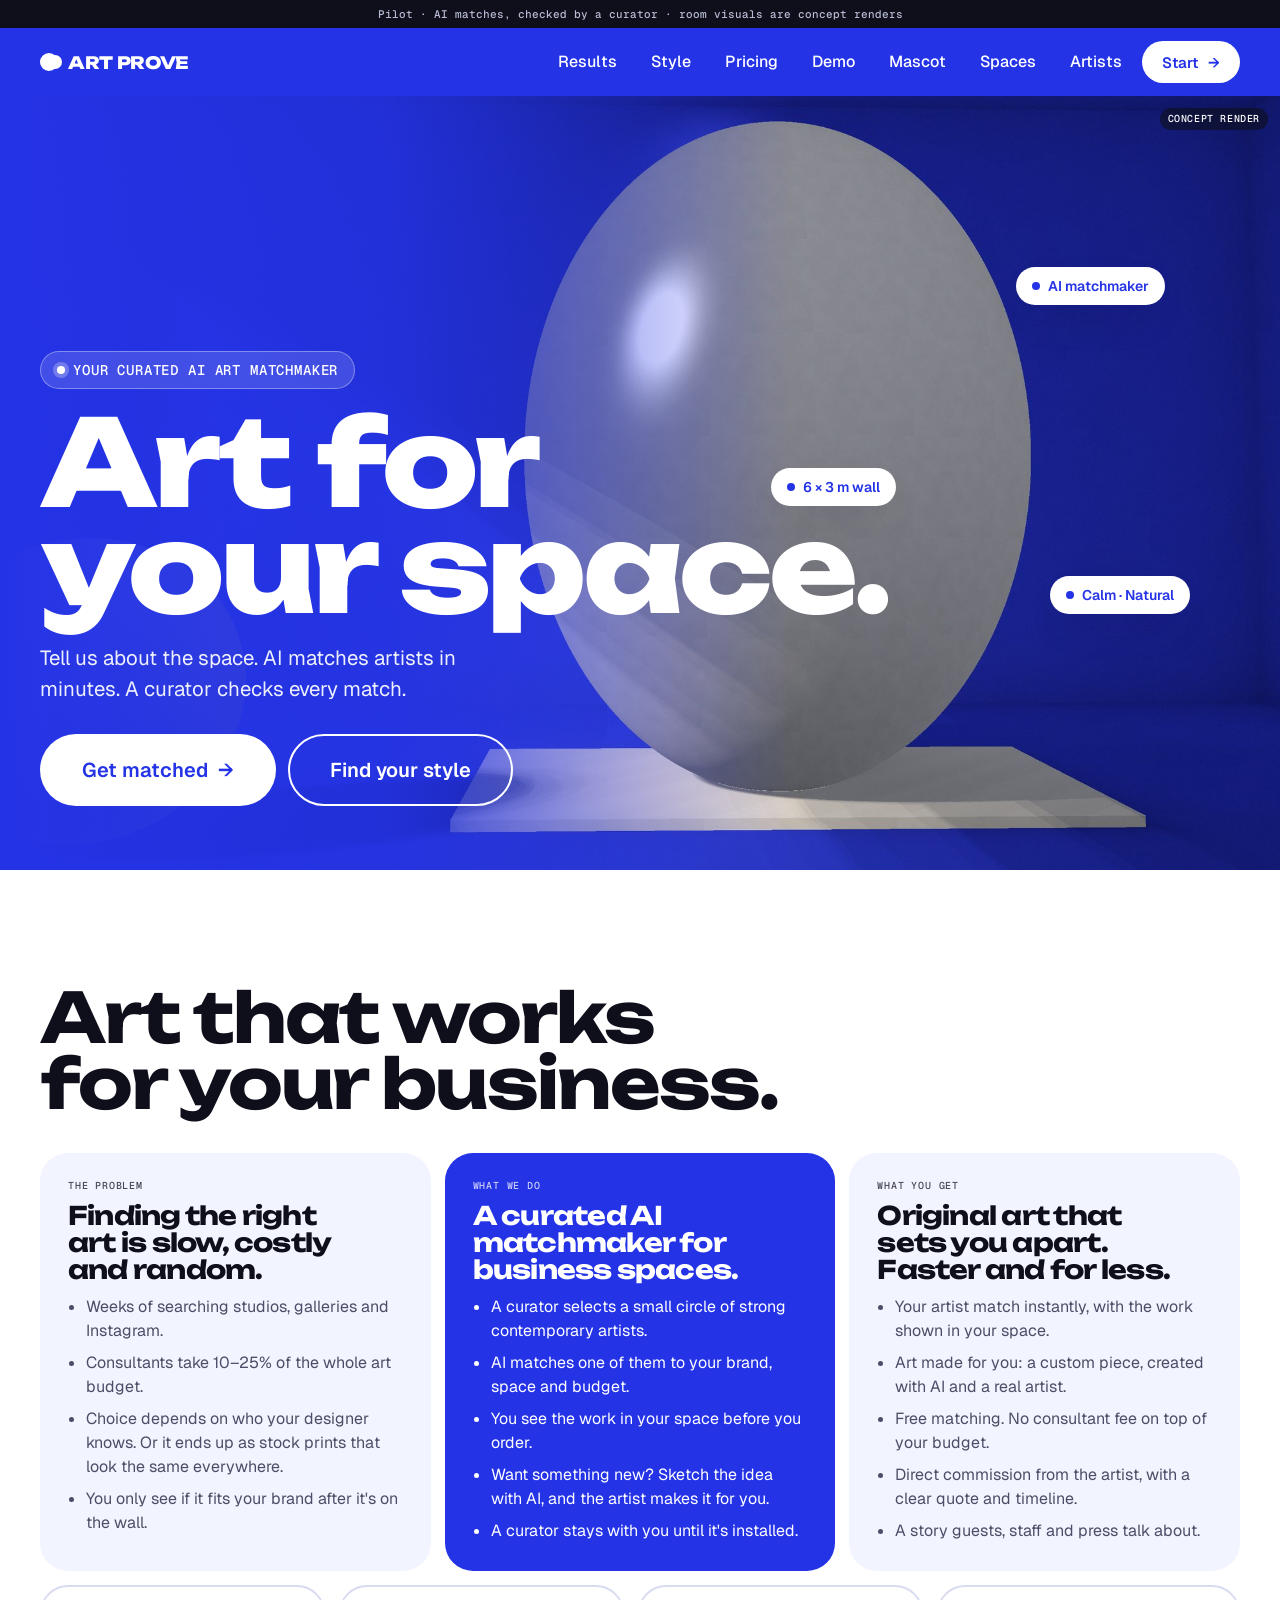
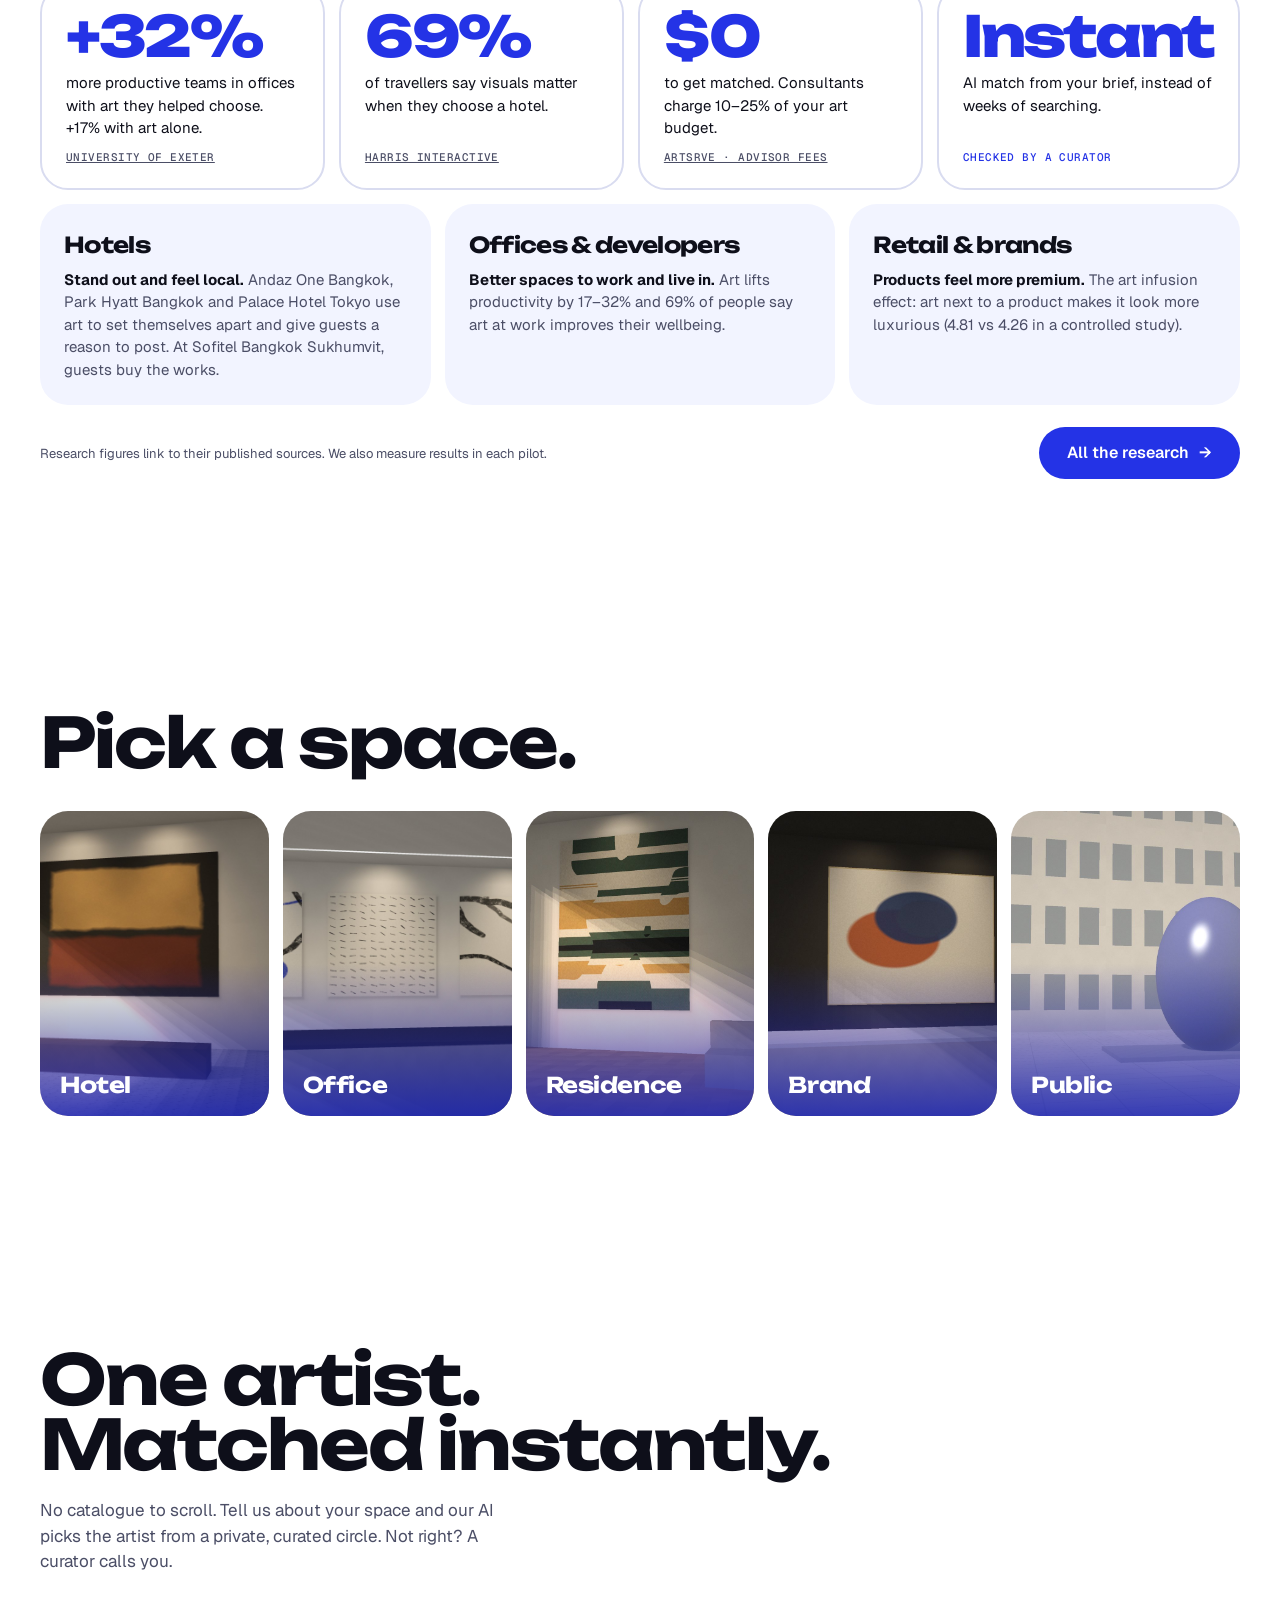
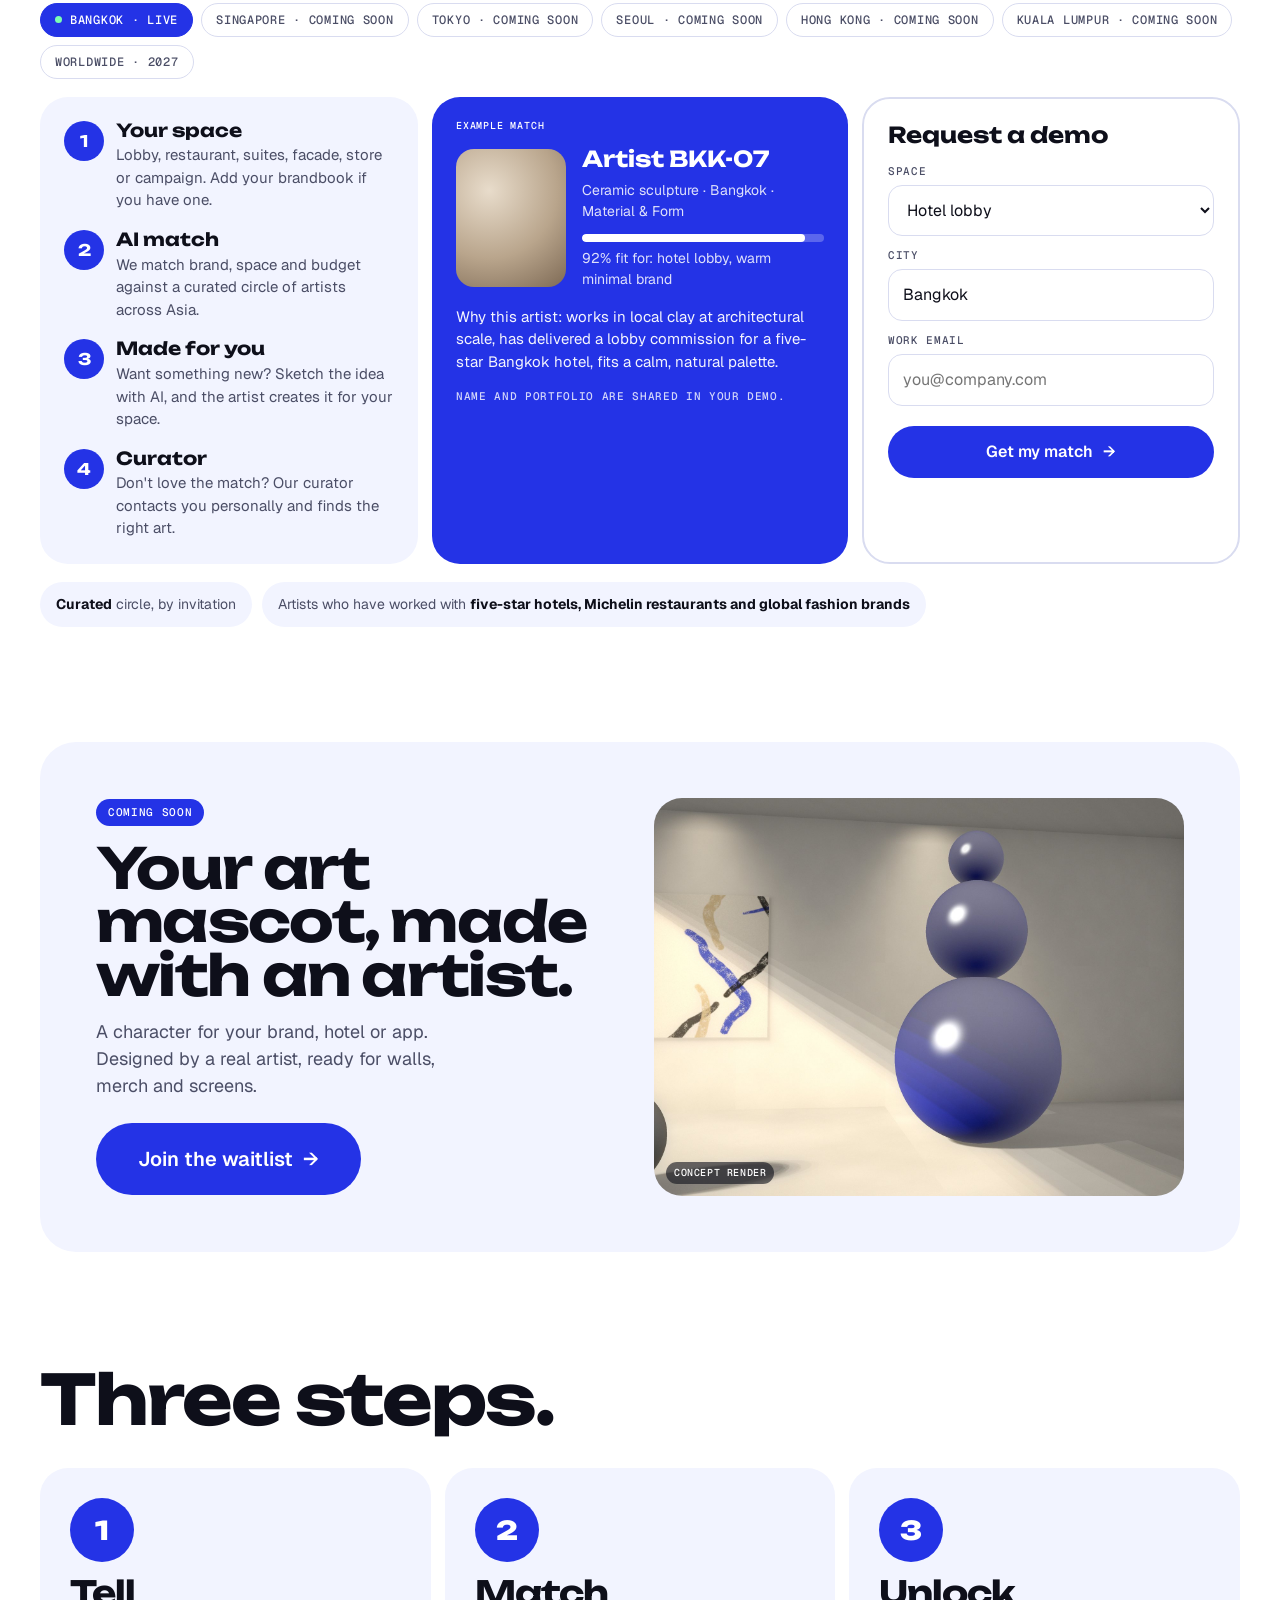
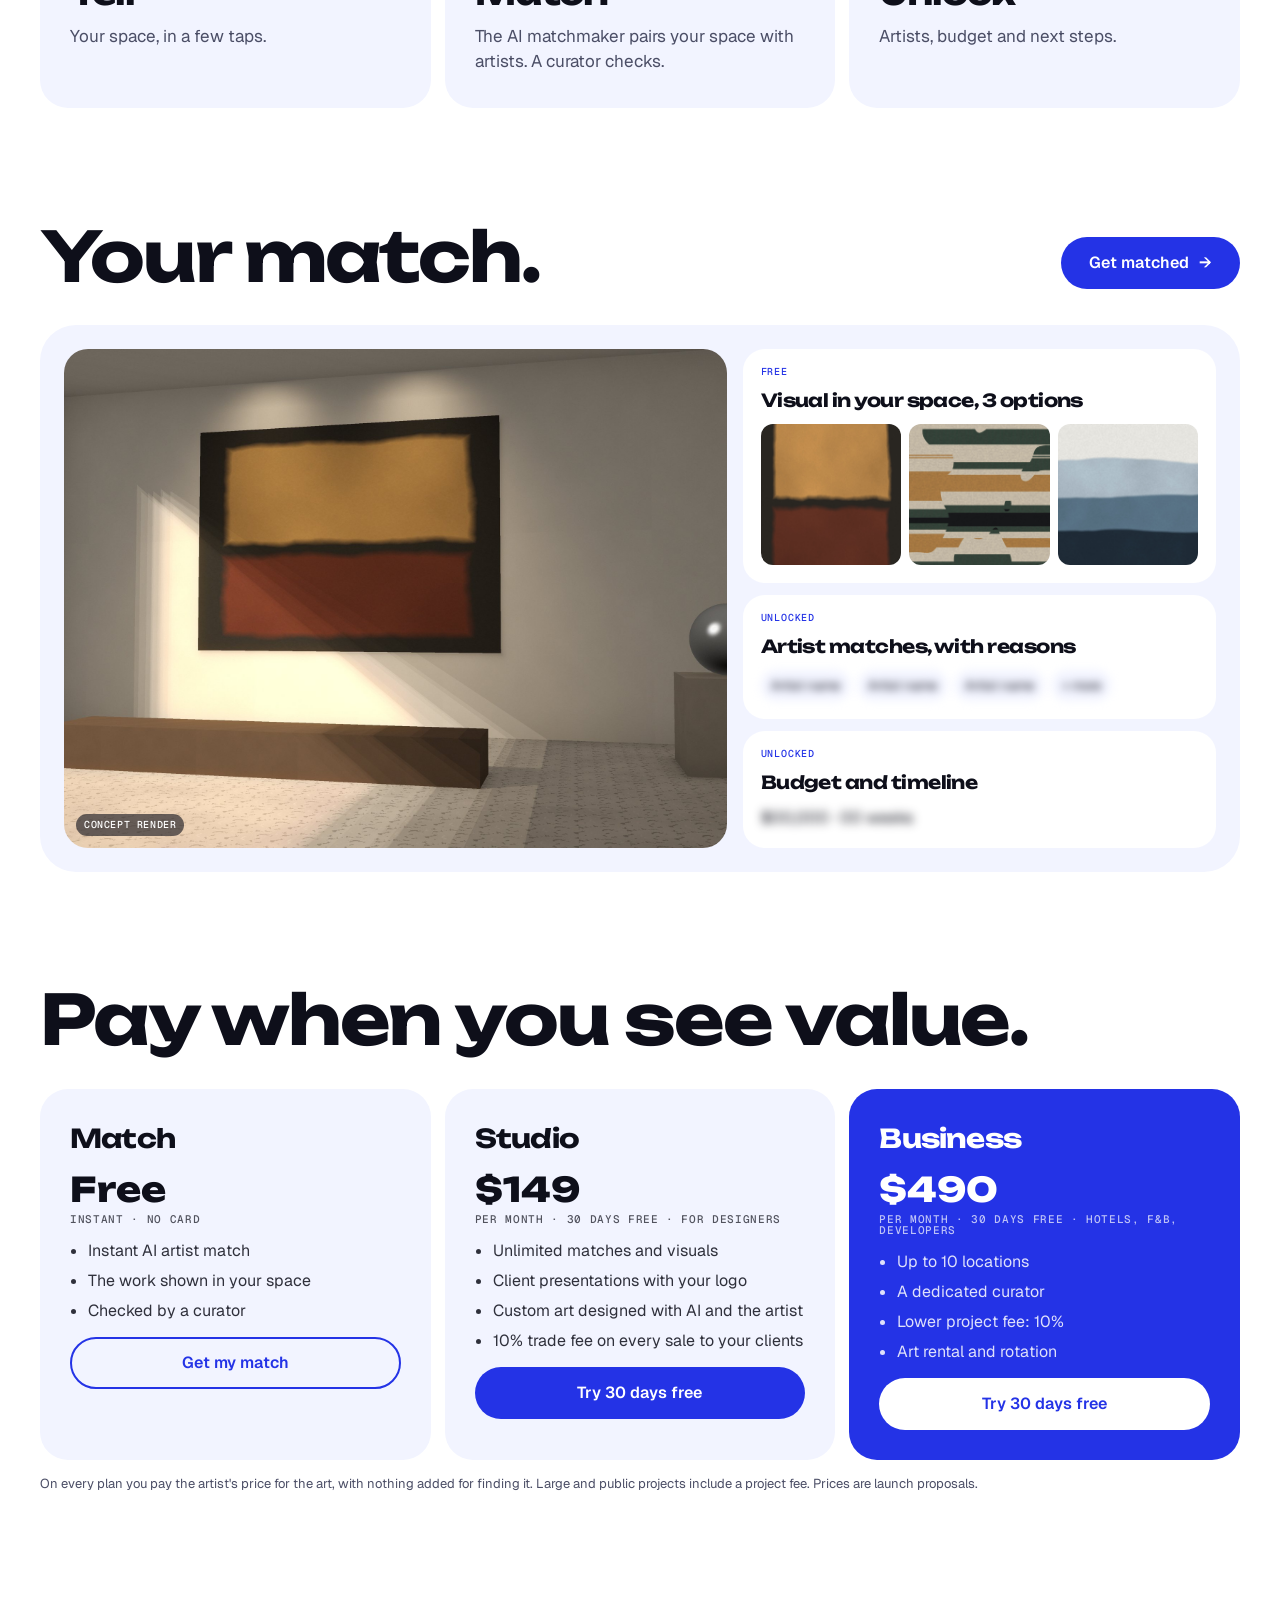
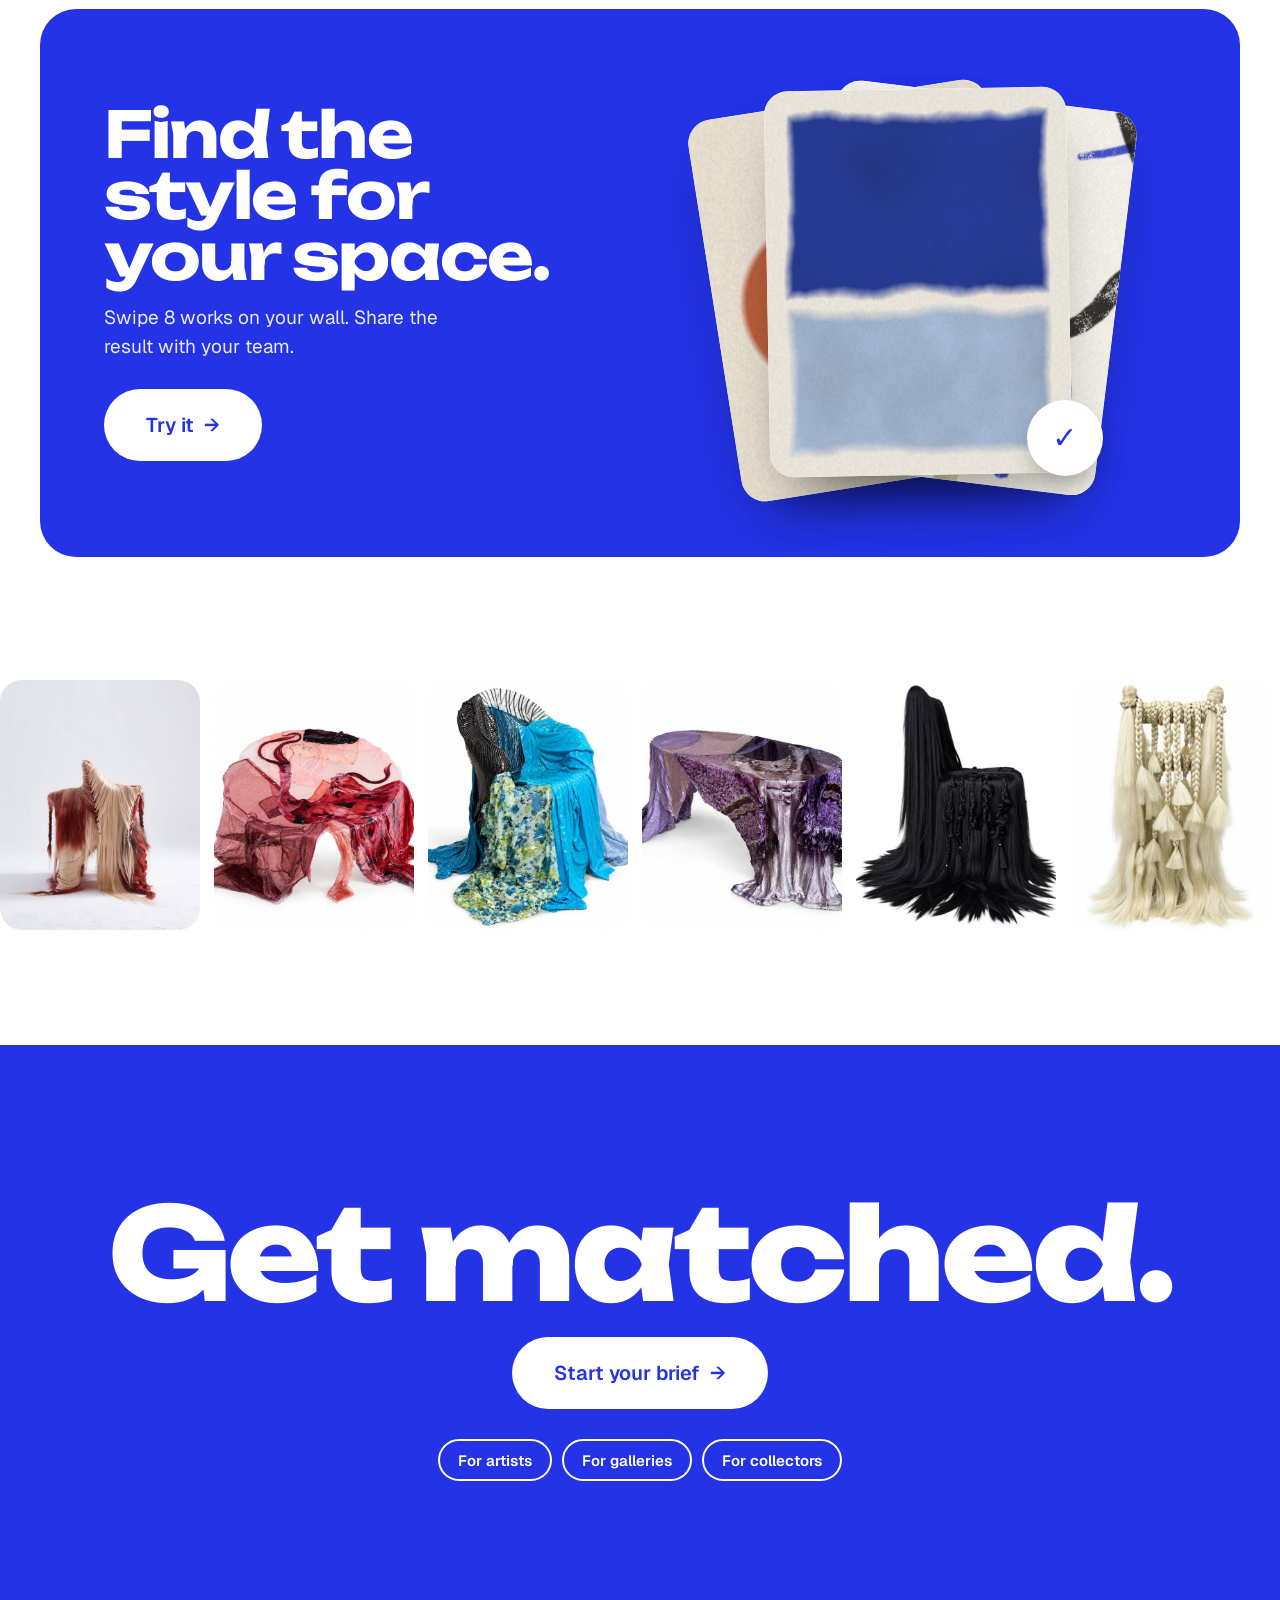
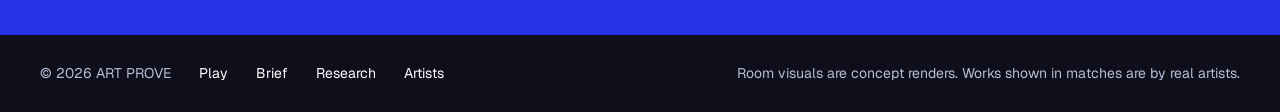
<file: site/index.html>
<!doctype html>
<html lang="en"><head><meta charset="utf-8"><meta name="viewport" content="width=device-width,initial-scale=1,viewport-fit=cover">
<title>ART PROVE · AI Art Matchmaker</title>
<meta name="claude:viewport-fit-sides" content="cover">
<link rel="preconnect" href="https://fonts.googleapis.com"><link rel="preconnect" href="https://fonts.gstatic.com" crossorigin>
<link rel="stylesheet" href="https://fonts.googleapis.com/css2?family=Unbounded:wght@500;700;800&family=Geist:wght@400;500;600&family=Geist+Mono:wght@500&display=swap">
<link rel="stylesheet" href="play.css">
<style>
.hero{position:relative;overflow:hidden;min-height:clamp(600px,86vh,880px);display:grid;align-items:end}
.hero .bg{position:absolute;inset:0;width:100%;height:100%;object-fit:cover;object-position:62% 50%}
.hero .fade{position:absolute;inset:0;background:linear-gradient(90deg,var(--blue) 0%,rgba(36,51,230,.85) 30%,rgba(36,51,230,0) 62%)}
.hero .wrap{position:relative;z-index:2;width:100%;padding-block:56px 64px}
.hero .eyebrow{display:inline-flex;align-items:center;gap:8px;background:rgba(255,255,255,.14);border:1px solid rgba(255,255,255,.35);border-radius:99px;padding:11px 16px;font:500 clamp(12px,1.1vw,15px)/1 var(--mono);letter-spacing:.06em;text-transform:uppercase;margin-bottom:20px}
.hero .eyebrow i{width:8px;height:8px;border-radius:50%;background:#fff;box-shadow:0 0 0 4px rgba(255,255,255,.25)}
.hero h1{font-size:clamp(54px,9.4vw,148px);line-height:.88;font-weight:800;max-width:9ch;animation:pop .8s var(--ease) both}
.hero p.sub{font-size:clamp(18px,1.6vw,22px);margin-top:22px;max-width:30ch;opacity:.92}
.hero .ctas{display:flex;flex-wrap:wrap;gap:12px;margin-top:30px}
.bub{position:absolute;z-index:2;background:var(--white);color:var(--blue);font:600 14px/1 var(--ui);padding:12px 16px;border-radius:99px;box-shadow:0 18px 40px -16px rgba(14,15,26,.45);display:flex;gap:8px;align-items:center;animation:float 5s ease-in-out infinite}
.bub i{width:8px;height:8px;border-radius:50%;background:var(--blue)}
.b1{right:9%;top:22%}.b2{right:30%;top:48%;animation-delay:-1.6s}.b3{right:7%;top:62%;animation-delay:-3.2s}
@media (max-width:799px){
  .hero{min-height:0;align-items:stretch}
  .hero .bg{position:relative;height:380px;inset:auto}
  .hero .fade{background:linear-gradient(180deg,rgba(36,51,230,0) 200px,var(--blue) 380px)}
  .hero .wrap{padding-top:0;margin-top:-40px}
  .hero .ctas .pill{flex:1 1 100%}
  .b2{display:none}.b1{top:90px;right:16px}.b3{top:250px;right:auto;left:16px}
}
.hero .concept{left:auto;right:12px;top:12px;bottom:auto}

.sec{padding-block:clamp(72px,9vw,128px)}
.sec h2{font-size:clamp(36px,5.4vw,80px);line-height:.95}
.sec .hd{display:flex;justify-content:space-between;align-items:end;gap:20px;flex-wrap:wrap;margin-bottom:36px}
.spaces{display:grid;grid-template-columns:repeat(5,1fr);gap:14px}
.sp{position:relative;border-radius:28px;overflow:hidden;aspect-ratio:3/4;text-decoration:none;color:#fff;display:flex;align-items:flex-end;transition:transform .35s var(--ease)}
.sp img{position:absolute;inset:0;width:100%;height:100%;object-fit:cover;transition:transform .8s var(--ease)}
.sp::after{content:"";position:absolute;inset:0;background:linear-gradient(0deg,rgba(26,36,181,.85),rgba(26,36,181,0) 50%)}
.sp:hover{transform:translateY(-6px) rotate(-1deg)}
.sp:hover img{transform:scale(1.06)}
.sp b{position:relative;z-index:2;font:700 clamp(18px,1.7vw,24px)/1.05 var(--display);padding:20px;letter-spacing:-.02em}
.sp .go{position:absolute;right:14px;top:14px;z-index:2;width:44px;height:44px;border-radius:50%;background:#fff;color:var(--blue);display:grid;place-items:center;font-weight:700;transform:scale(.6);opacity:0;transition:.25s var(--ease)}
.sp:hover .go,.sp:focus-visible .go{transform:none;opacity:1}
@media (max-width:899px){.spaces{display:flex;overflow-x:auto;scroll-snap-type:x mandatory;margin-inline:calc(var(--gl) * -1);padding-inline:var(--gl);scrollbar-width:none}.spaces::-webkit-scrollbar{display:none}.sp{flex:0 0 62%;scroll-snap-align:start}}

.steps{display:grid;gap:14px;grid-template-columns:1fr;list-style:none;margin:0;padding:0}
@media (min-width:800px){.steps{grid-template-columns:repeat(3,1fr)}}
.steps li{background:var(--ice);border-radius:28px;padding:30px;display:grid;gap:14px;align-content:start;min-height:240px}
.steps .n{width:64px;height:64px;border-radius:50%;background:var(--blue);color:#fff;display:grid;place-items:center;font:800 26px/1 var(--display)}
.steps h3{font-size:clamp(28px,2.6vw,38px);line-height:1}
.steps p{color:var(--ink-2);font-size:17px}

.game{border-radius:36px;display:grid;gap:40px;padding:clamp(28px,5vw,64px);align-items:center;overflow:hidden}
@media (min-width:900px){.game{grid-template-columns:1fr 1fr}}
.game h2{font-size:clamp(36px,5vw,72px);line-height:.95}
.game p{font-size:19px;margin:18px 0 28px;opacity:.9;max-width:28ch}
.stack{position:relative;height:420px;max-width:420px;width:100%;justify-self:center}
.stack .c{position:absolute;inset:0;margin:auto;width:72%;height:92%;border-radius:24px;overflow:hidden;background:#fff;box-shadow:0 30px 60px -24px rgba(0,0,0,.45);transition:transform .5s var(--ease)}
.stack .c img{width:100%;height:100%;object-fit:cover}
.stack .c:nth-child(1){transform:rotate(-9deg) translateX(-18%)}
.stack .c:nth-child(2){transform:rotate(7deg) translateX(16%)}
.stack .c:nth-child(3){transform:rotate(-1deg)}
.game:hover .stack .c:nth-child(1){transform:rotate(-14deg) translateX(-26%)}
.game:hover .stack .c:nth-child(2){transform:rotate(12deg) translateX(24%)}
.stack .heart{position:absolute;right:6%;bottom:4%;z-index:5;width:76px;height:76px;border-radius:50%;background:#fff;color:var(--blue);display:grid;place-items:center;font-size:30px;box-shadow:0 14px 30px -10px rgba(0,0,0,.4);animation:float 4s ease-in-out infinite}

.marq{overflow:hidden;padding-block:8px 0}
.marq .row{display:flex;gap:14px;width:max-content;animation:scroll 40s linear infinite}
.marq:hover .row{animation-play-state:paused}
.marq img{width:200px;height:250px;object-fit:cover;border-radius:22px}
@keyframes scroll{to{transform:translateX(-50%)}}

.final{text-align:center}
.final .wrap{padding-block:clamp(90px,12vw,170px);display:grid;justify-items:center;gap:30px}
.final h2{font-size:clamp(52px,10vw,160px);line-height:.85;font-weight:800}
.join{display:flex;gap:10px;flex-wrap:wrap;justify-content:center}

.dt{display:none}
@media (min-width:1000px){.dt{display:block}}
.prev{display:grid;grid-template-columns:1.4fr 1fr;gap:16px;background:var(--ice);border-radius:36px;padding:24px}
.prev .v{position:relative;border-radius:24px;overflow:hidden}.prev .v img{width:100%;height:100%;object-fit:cover}
.prev .r{display:grid;gap:12px;align-content:start}
.prev .card{background:#fff;border-radius:22px;padding:18px;display:grid;gap:10px}
.prev .card h3{font-size:18px}
.prev .g{display:grid;grid-template-columns:repeat(3,1fr);gap:8px}.prev .g img{aspect-ratio:1;object-fit:cover;border-radius:12px}
.prev .nm{display:flex;gap:8px;flex-wrap:wrap}.prev .nm span{filter:blur(4px);background:var(--ice);padding:6px 10px;border-radius:99px;font-size:13px}
.prev .bl{filter:blur(5px)}
.plans{display:grid;grid-template-columns:repeat(3,1fr);gap:14px}
.plans .pl{border-radius:28px;padding:30px;display:grid;gap:14px;align-content:start;background:var(--ice)}
.plans .pl.hot{background:var(--blue);color:#fff}
.plans h3{font-size:26px}.plans .pr{font:800 34px/1 var(--display)}.plans .pr small{display:block;font:500 11px/1 var(--mono);opacity:.7;margin-top:8px;text-transform:uppercase;letter-spacing:.06em}
.plans ul{margin:0;padding-left:18px;display:grid;gap:6px;opacity:.85}
.plans .fine{grid-column:1/-1;font-size:13px;color:var(--ink-2)}
.masc{border-radius:36px;display:grid;gap:28px;padding:clamp(28px,5vw,56px);align-items:center;background:var(--ice);overflow:hidden}
@media (min-width:900px){.masc{grid-template-columns:1fr 1fr}}
.masc h2{font-size:clamp(32px,4.4vw,64px);line-height:.95}
.masc p{font-size:18px;color:var(--ink-2);margin:16px 0 24px;max-width:32ch}
.masc .im{position:relative;border-radius:28px;overflow:hidden;aspect-ratio:4/3}.masc .im img{width:100%;height:100%;object-fit:cover}
.masc .soon{display:inline-block;background:var(--blue);color:#fff;font:500 11px/1 var(--mono);letter-spacing:.06em;text-transform:uppercase;padding:8px 12px;border-radius:99px;margin-bottom:16px}

/* ---- Demo match (no public portfolio) ---- */
.cities{display:flex;flex-wrap:wrap;gap:8px;margin:-8px 0 18px}
.city{font:500 12px/1 var(--mono);letter-spacing:.06em;text-transform:uppercase;padding:10px 14px;border-radius:99px;border:1.5px solid var(--line);color:var(--ink-2)}
.city.on{background:var(--blue);border-color:var(--blue);color:#fff}
.city.on::before{content:"";display:inline-block;width:7px;height:7px;border-radius:50%;background:#7CFFB2;margin-right:8px;vertical-align:1px}

.col .hd p{max-width:44ch;color:var(--ink-2);font-size:17px}
.demo{display:grid;grid-template-columns:1fr 1.1fr 1fr;gap:14px;align-items:stretch}
@media (max-width:1000px){.demo{grid-template-columns:1fr}}
.steps3{list-style:none;margin:0;padding:24px;border-radius:28px;background:var(--ice);display:grid;gap:18px;counter-reset:s}
.steps3 li{counter-increment:s;display:grid;grid-template-columns:40px 1fr;gap:4px 12px}
.steps3 li::before{content:counter(s);grid-row:span 2;width:40px;height:40px;border-radius:50%;background:var(--blue);color:#fff;display:grid;place-items:center;font:700 16px/1 var(--display)}
.steps3 b{font:700 18px/1.1 var(--display)}
.steps3 span{color:var(--ink-2);font-size:15px}
.match{border-radius:28px;background:var(--blue);color:#fff;padding:24px;display:flex;flex-direction:column;gap:16px}
.mrow{display:grid;grid-template-columns:110px 1fr;gap:16px;align-items:center}
.msw{aspect-ratio:4/5;border-radius:18px}
.match b{font:700 22px/1.05 var(--display)}
.match small{display:block;opacity:.85;margin-top:6px;font-size:14px}
.score{height:8px;border-radius:99px;background:rgba(255,255,255,.25);margin-top:12px;overflow:hidden}
.score i{display:block;height:100%;background:#fff;border-radius:99px}
.why{font-size:15px;opacity:.95}
.lock{font:500 11px/1.3 var(--mono);letter-spacing:.06em;text-transform:uppercase;opacity:.8}
.req{border-radius:28px;border:2px solid var(--line);padding:24px;display:flex;flex-direction:column;gap:8px}
.req b{font:700 22px/1.05 var(--display);margin-bottom:6px}
.req label{font:500 11px/1 var(--mono);letter-spacing:.06em;text-transform:uppercase;color:var(--ink-2);margin-top:6px}
.req input,.req select{font:inherit;padding:13px 14px;border-radius:14px;border:1.5px solid var(--line);background:#fff;color:var(--ink)}
.req .pill{margin-top:12px}
.req .ok{color:var(--blue);font-weight:600}
.proof{display:flex;flex-wrap:wrap;gap:10px;margin-top:18px}
.proof span{padding:12px 16px;border-radius:99px;background:var(--ice);font-size:14px;color:var(--ink-2)}
.proof b{color:var(--ink)}
.m-textile{background:repeating-linear-gradient(90deg,#B98B5E 0 6px,#8E5F3B 6px 9px,#D9B48A 9px 14px),#B98B5E}
.m-clay{background:radial-gradient(circle at 30% 30%,#E8DCCB,#B9A58C 55%,#7E6A55)}
.m-flower{background:radial-gradient(circle at 60% 40%,#F3B6C8 0 18%,transparent 19%),radial-gradient(circle at 35% 65%,#E7E1F7 0 22%,transparent 23%),linear-gradient(160deg,#3B4A2F,#1E2618)}
.m-ceramic{background:radial-gradient(ellipse at 50% 65%,#F5F2EC 0 32%,transparent 33%),linear-gradient(180deg,#2E3B4E,#1A2230)}
.m-collage{background:conic-gradient(from 30deg at 40% 55%,#C9A227,#B33A2B,#1F3A5F,#E8DDC4,#C9A227)}
.m-relief{background:repeating-radial-gradient(circle at 50% 120%,#EDE7DD 0 10px,#D8CFC1 10px 12px)}
.m-pop1{background:linear-gradient(135deg,#FF6FB5,#FFD84D 55%,#4DD2FF)}
.m-pop2{background:radial-gradient(circle at 50% 45%,#2433E6 0 30%,#0E0F1A 31%)}
.m-pop3{background:linear-gradient(160deg,#FFB3A7,#FFE7A0 50%,#9BE3C8)}
.m-pop4{background:linear-gradient(200deg,#5B2A86,#E05AA0 50%,#F8C16C)}
.m-pop5{background:repeating-linear-gradient(45deg,#FF8A3D 0 18px,#FFF1E0 18px 36px)}
.m-pop6{background:radial-gradient(circle at 50% 50%,#fff 0 12%,transparent 13%),linear-gradient(135deg,#111,#3a3a3a)}
.m-soon{background:linear-gradient(135deg,#C8CCE0,#9EA3C2)}

/* ---- Results: problem / solution / numbers ---- */
.psr{display:grid;grid-template-columns:repeat(3,1fr);gap:14px}
@media (max-width:900px){.psr{grid-template-columns:1fr}}
.psr>div{border-radius:28px;padding:28px;display:grid;gap:12px;align-content:start;background:var(--ice)}
.psr>div.on{background:var(--blue);color:#fff}
.psr .tag{opacity:.75}
.psr h3{font-size:clamp(22px,2vw,28px);line-height:1.05}
.psr ul{margin:0;padding-left:18px;display:grid;gap:8px;font-size:16px}
.psr>div:not(.on) ul{color:var(--ink-2)}
.nums{display:grid;grid-template-columns:repeat(4,1fr);gap:14px;margin-top:14px}
@media (max-width:1000px){.nums{grid-template-columns:repeat(2,1fr)}}
@media (max-width:520px){.nums{grid-template-columns:1fr}}
.num{border:2px solid var(--line);border-radius:28px;padding:24px;display:flex;flex-direction:column;gap:10px}
.num b{font:800 clamp(40px,4.4vw,64px)/.9 var(--display);color:var(--blue);letter-spacing:-.04em}
.num p{font-size:15px;color:var(--ink)}
.num a,.num em{margin-top:auto;font:500 11px/1.3 var(--mono);letter-spacing:.04em;text-transform:uppercase;color:var(--ink-2);font-style:normal}
.num em{color:var(--blue)}
.by{display:grid;grid-template-columns:repeat(3,1fr);gap:14px;margin-top:14px}
@media (max-width:900px){.by{grid-template-columns:1fr}}
.by>div{border-radius:28px;padding:24px;background:var(--ice);display:grid;gap:8px;align-content:start}
.by h3{font-size:22px}
.by p{color:var(--ink-2);font-size:15px}
.by p b{color:var(--ink)}
.rfoot{display:flex;flex-wrap:wrap;gap:14px 24px;align-items:center;justify-content:space-between;margin-top:22px}
.rfoot small{color:var(--ink-2);font-size:13px;max-width:70ch}
</style>
</head><body>
<div class="proto">Pilot · AI matches, checked by a curator · room visuals are concept renders</div>
<header class="hdr"><div class="wrap"><a class="wm" href="index.html"><i aria-hidden="true"></i>ART PROVE</a>
<nav aria-label="Main"><a class="l" href="#results">Results</a><a class="l" href="play.html">Style</a><a class="l" href="#pricing">Pricing</a><a class="l" href="#demo">Demo</a><a class="l" href="#mascot">Mascot</a><a class="l" href="#spaces">Spaces</a><a class="l" href="/catalog/#artists">Artists</a><a class="pill p-white p-sm" href="brief.html">Start <span class="ar">→</span></a></nav></div></header>
<main>
<section class="hero blue" aria-labelledby="h1">
  <img class="bg" src="img/play-blue-room.jpg" alt="Concept render: an ultramarine room with a giant white ovoid sculpture, a silver sphere and a small black sphere">
  <div class="fade"></div><span class="concept">Concept render</span>
  <span class="bub b1"><i></i>AI matchmaker</span><span class="bub b2"><i></i>6 × 3 m wall</span><span class="bub b3"><i></i>Calm · Natural</span>
  <div class="wrap">
    <span class="eyebrow"><i aria-hidden="true"></i>Your curated AI art matchmaker</span>
    <h1 id="h1">Art for your space.</h1>
    <p class="sub">Tell us about the space. AI matches artists in minutes. A curator checks every match.</p>
    <div class="ctas"><a class="pill p-white p-xl" href="brief.html">Get matched <span class="ar">→</span></a><a class="pill p-line p-xl" href="play.html">Find your style</a></div>
  </div>
</section>


<section class="sec" id="results" aria-labelledby="res-h"><div class="wrap">
  <div class="hd"><h2 id="res-h">Art that works for your business.</h2></div>
  <div class="psr">
    <div><span class="tag">The problem</span><h3>Finding the right art is slow, costly and random.</h3>
      <ul><li>Weeks of searching studios, galleries and Instagram.</li><li>Consultants take 10–25% of the whole art budget.</li><li>Choice depends on who your designer knows. Or it ends up as stock prints that look the same everywhere.</li><li>You only see if it fits your brand after it's on the wall.</li></ul></div>
    <div class="on"><span class="tag">What we do</span><h3>A curated AI matchmaker for business spaces.</h3>
      <ul><li>A curator selects a small circle of strong contemporary artists.</li><li>AI matches one of them to your brand, space and budget.</li><li>You see the work in your space before you order.</li><li>Want something new? Sketch the idea with AI, and the artist makes it for you.</li><li>A curator stays with you until it's installed.</li></ul></div>
    <div><span class="tag">What you get</span><h3>Original art that sets you apart. Faster and for less.</h3>
      <ul><li>Your artist match instantly, with the work shown in your space.</li><li>Art made for you: a custom piece, created with AI and a real artist.</li><li>Free matching. No consultant fee on top of your budget.</li><li>Direct commission from the artist, with a clear quote and timeline.</li><li>A story guests, staff and press talk about.</li></ul></div>
  </div>
  <div class="nums">
    <div class="num"><b>+32%</b><p>more productive teams in offices with art they helped choose. +17% with art alone.</p><a href="research.html#offices">University of Exeter</a></div>
    <div class="num"><b>69%</b><p>of travellers say visuals matter when they choose a hotel.</p><a href="research.html#hotels">Harris Interactive</a></div>
    <div class="num"><b>$0</b><p>to get matched. Consultants charge 10–25% of your art budget.</p><a href="research.html#market">ARTSRVE · advisor fees</a></div>
    <div class="num"><b>Instant</b><p>AI match from your brief, instead of weeks of searching.</p><em>Checked by a curator</em></div>
  </div>
  <div class="by">
    <div><h3>Hotels</h3><p><b>Stand out and feel local.</b> Andaz One Bangkok, Park Hyatt Bangkok and Palace Hotel Tokyo use art to set themselves apart and give guests a reason to post. At Sofitel Bangkok Sukhumvit, guests buy the works.</p></div>
    <div><h3>Offices &amp; developers</h3><p><b>Better spaces to work and live in.</b> Art lifts productivity by 17–32% and 69% of people say art at work improves their wellbeing.</p></div>
    <div><h3>Retail &amp; brands</h3><p><b>Products feel more premium.</b> The art infusion effect: art next to a product makes it look more luxurious (4.81 vs 4.26 in a controlled study).</p></div>
  </div>
  <div class="rfoot"><small>Research figures link to their published sources. We also measure results in each pilot.</small><a class="pill p-blue" href="research.html">All the research <span class="ar">→</span></a></div>
</div></section>

<section class="sec" id="spaces" aria-labelledby="sp-h"><div class="wrap">
  <div class="hd"><h2 id="sp-h">Pick a space.</h2></div>
  <div class="spaces">
    <a class="sp" href="brief.html#hotel"><img src="img/room-lobby.jpg" alt="Concept render: hotel lobby"><span class="go" aria-hidden="true">→</span><b>Hotel</b></a>
    <a class="sp" href="brief.html#office"><img src="img/room-office.jpg" alt="Concept render: office"><span class="go" aria-hidden="true">→</span><b>Office</b></a>
    <a class="sp" href="brief.html#residence"><img src="img/room-residence.jpg" alt="Concept render: residence lobby"><span class="go" aria-hidden="true">→</span><b>Residence</b></a>
    <a class="sp" href="brief.html#brand"><img src="img/room-brand.jpg" alt="Concept render: brand space" style="object-position:30% 50%"><span class="go" aria-hidden="true">→</span><b>Brand</b></a>
    <a class="sp" href="brief.html#public"><img src="img/room-plaza.jpg" alt="Concept render: public plaza"><span class="go" aria-hidden="true">→</span><b>Public</b></a>
  </div>
</div></section>

<section class="sec col" id="demo" aria-labelledby="col-h"><div class="wrap">
  <div class="hd">
    <h2 id="col-h">One artist. Matched instantly.</h2>
    <p>No catalogue to scroll. Tell us about your space and our AI picks the artist from a private, curated circle. Not right? A curator calls you.</p>
  </div>
  <div class="cities" aria-label="Cities">
    <span class="city on">Bangkok · live</span><span class="city">Singapore · coming soon</span><span class="city">Tokyo · coming soon</span><span class="city">Seoul · coming soon</span><span class="city">Hong Kong · coming soon</span><span class="city">Kuala Lumpur · coming soon</span><span class="city">Worldwide · 2027</span>
  </div>
  <div class="demo">
    <ol class="steps3">
      <li><b>Your space</b><span>Lobby, restaurant, suites, facade, store or campaign. Add your brandbook if you have one.</span></li>
      <li><b>AI match</b><span>We match brand, space and budget against a curated circle of artists across Asia.</span></li>
      <li><b>Made for you</b><span>Want something new? Sketch the idea with AI, and the artist creates it for your space.</span></li>
      <li><b>Curator</b><span>Don't love the match? Our curator contacts you personally and finds the right art.</span></li>
    </ol>
    <div class="match" aria-label="Example match">
      <span class="tag">Example match</span>
      <div class="mrow">
        <div class="msw m-clay"></div>
        <div>
          <b>Artist BKK-07</b>
          <small>Ceramic sculpture · Bangkok · Material &amp; Form</small>
          <div class="score"><i style="width:92%"></i></div>
          <small class="sc">92% fit for: hotel lobby, warm minimal brand</small>
        </div>
      </div>
      <p class="why">Why this artist: works in local clay at architectural scale, has delivered a lobby commission for a five-star Bangkok hotel, fits a calm, natural palette.</p>
      <p class="lock">Name and portfolio are shared in your demo.</p>
    </div>
    <form class="req" id="req" novalidate>
      <b>Request a demo</b>
      <label for="r-space">Space</label>
      <select id="r-space"><option>Hotel lobby</option><option>Restaurant or bar</option><option>Suites and corridors</option><option>Residential or office</option><option>Retail or brand campaign</option></select>
      <label for="r-city">City</label>
      <input id="r-city" value="Bangkok">
      <label for="r-mail">Work email</label>
      <input id="r-mail" type="email" placeholder="you@company.com" required>
      <button class="pill p-blue" type="submit">Get my match <span class="ar">→</span></button>
      <p class="ok" id="r-ok" hidden>Your match is ready. We've sent it to your inbox.</p>
    </form>
  </div>
  <div class="proof"><span><b>Curated</b> circle, by invitation</span><span>Artists who have worked with <b>five-star hotels, Michelin restaurants and global fashion brands</b></span></div>
</div></section>
<section class="wrap" id="mascot" style="margin-top:0;margin-bottom:clamp(72px,9vw,128px)" aria-labelledby="m-h">
  <div class="masc">
    <div><span class="soon">Coming soon</span><h2 id="m-h">Your art mascot, made with an artist.</h2><p>A character for your brand, hotel or app. Designed by a real artist, ready for walls, merch and screens.</p><a class="pill p-blue p-xl" href="#" data-soon>Join the waitlist <span class="ar">→</span></a></div>
    <div class="im"><img src="img/play-white-room.jpg" alt="Concept render: a blue sculptural character in a white room" loading="lazy"><span class="concept">Concept render</span></div>
  </div>
</section>

<section class="sec" style="padding-top:0" aria-labelledby="how-h"><div class="wrap">
  <div class="hd"><h2 id="how-h">Three steps.</h2></div>
  <ol class="steps">
    <li><span class="n">1</span><h3>Tell</h3><p>Your space, in a few taps.</p></li>
    <li><span class="n">2</span><h3>Match</h3><p>The AI matchmaker pairs your space with artists. A curator checks.</p></li>
    <li><span class="n">3</span><h3>Unlock</h3><p>Artists, budget and next steps.</p></li>
  </ol>
</div></section>

<section class="sec dt" style="padding-top:0" aria-labelledby="get-h"><div class="wrap">
  <div class="hd"><h2 id="get-h">Your match.</h2><a class="pill p-blue" href="brief.html">Get matched <span class="ar">→</span></a></div>
  <div class="prev">
    <div class="v"><img src="img/room-lobby.jpg" alt="Concept render of a proposal in a hotel lobby"><span class="concept">Concept render</span></div>
    <div class="r">
      <div class="card"><span class="tag" style="color:var(--blue)">Free</span><h3>Visual in your space, 3 options</h3><div class="g"><img src="img/art-field-ochre.jpg" alt=""><img src="img/art-weave-earth.jpg" alt=""><img src="img/art-horizon-sea.jpg" alt=""></div></div>
      <div class="card"><span class="tag" style="color:var(--blue)">Unlocked</span><h3>Artist matches, with reasons</h3><div class="nm"><span>Artist name</span><span>Artist name</span><span>Artist name</span><span>+ more</span></div></div>
      <div class="card"><span class="tag" style="color:var(--blue)">Unlocked</span><h3>Budget and timeline</h3><p class="bl">$00,000 · 00 weeks</p></div>
    </div>
  </div>
</div></section>

<section class="sec dt" id="pricing" style="padding-top:0" aria-labelledby="pr-h"><div class="wrap">
  <div class="hd"><h2 id="pr-h">Pay when you see value.</h2></div>
  <div class="plans">
    <div class="pl"><h3>Match</h3><div class="pr">Free<small>instant · no card</small></div><ul><li>Instant AI artist match</li><li>The work shown in your space</li><li>Checked by a curator</li></ul><a class="pill p-line" href="#demo" style="color:var(--blue)">Get my match</a></div>
    <div class="pl"><h3>Studio</h3><div class="pr">$149<small>per month · 30 days free · for designers</small></div><ul><li>Unlimited matches and visuals</li><li>Client presentations with your logo</li><li>Custom art designed with AI and the artist</li><li>10% trade fee on every sale to your clients</li></ul><a class="pill p-blue" href="#demo">Try 30 days free</a></div>
    <div class="pl hot"><h3>Business</h3><div class="pr">$490<small>per month · 30 days free · hotels, F&amp;B, developers</small></div><ul><li>Up to 10 locations</li><li>A dedicated curator</li><li>Lower project fee: 10%</li><li>Art rental and rotation</li></ul><a class="pill p-white" href="#demo">Try 30 days free</a></div>
    <p class="fine">On every plan you pay the artist's price for the art, with nothing added for finding it. Large and public projects include a project fee. Prices are launch proposals.</p>
  </div>
</div></section>

<section class="wrap" aria-labelledby="g-h">
  <div class="game blue">
    <div><h2 id="g-h">Find the style for your space.</h2><p>Swipe 8 works on your wall. Share the result with your team.</p><a class="pill p-white p-xl" href="play.html">Try it <span class="ar">→</span></a></div>
    <div class="stack" aria-hidden="true"><div class="c"><img src="img/art-orbs-terracotta.jpg" alt=""></div><div class="c"><img src="img/art-gesture-ultramarine.jpg" alt=""></div><div class="c"><img src="img/art-field-blue.jpg" alt=""></div><span class="heart">✓</span></div>
  </div>
</section>



<section class="sec" aria-label="Artworks"><div class="marq"><div class="row" id="marq"></div></div></section>

<section class="final blue" aria-labelledby="f-h"><div class="wrap">
  <h2 id="f-h">Get matched.</h2>
  <a class="pill p-white p-xl" href="brief.html">Start your brief <span class="ar">→</span></a>
  <div class="join"><a class="pill p-line p-sm" href="#" data-soon>For artists</a><a class="pill p-line p-sm" href="#" data-soon>For galleries</a><a class="pill p-line p-sm" href="#" data-soon>For collectors</a></div>
</div></section>
</main>
<footer class="ftr"><div class="wrap"><span>© 2026 ART PROVE</span><a href="play.html">Play</a><a href="brief.html">Brief</a><a href="research.html">Research</a><a href="/catalog/#artists">Artists</a><span class="fn">Room visuals are concept renders. Works shown in matches are by real artists.</span></div></footer>
<script src="ap-data.js"></script>
<script src="assets/runtime.js"></script>
<script src="assets/match.js"></script>
<script src="play.js"></script>
<script>
const A=['art-field-ochre','art-gesture-ultramarine','art-ink-mountains','art-orbs-terracotta','art-relief-plaster','art-horizon-sea','art-collage-paper','art-weave-earth','art-field-blue','art-topo-dark','art-blur-dusk','art-orbs-night'];
const R=APD.works.filter(w=>!APD.artists[w.aid].net).slice(0,14);document.getElementById('marq').innerHTML=[...R,...R].map((w,i)=>'<img src="img/'+w.img+'.jpg" alt="'+(i<R.length?w.title+', '+w.by:'')+'" loading="lazy">').join('');
</script>

<script>
document.getElementById('req').addEventListener('submit',async e=>{e.preventDefault();const m=document.getElementById('r-mail'),ok=document.getElementById('r-ok');
if(!/^[^\s@]+@[^\s@]+\.[^\s@]{2,}$/.test(m.value.trim())||APM.isFree(m.value)){ok.hidden=false;ok.style.color='#C62828';ok.textContent='Use your work email, not a personal one.';m.focus();return}
const b=e.submitter;b.disabled=true;try{await APM.lead({space:document.getElementById('r-space').value,city:document.getElementById('r-city').value.trim(),email:m.value.trim()});ok.style.color='';ok.textContent='Thank you. A curator will send your match within 48 hours.'}catch(_){ok.style.color='#C62828';ok.textContent='Could not send. Try again in a minute.'}ok.hidden=false;b.disabled=false});
</script>
</body></html>
</file>
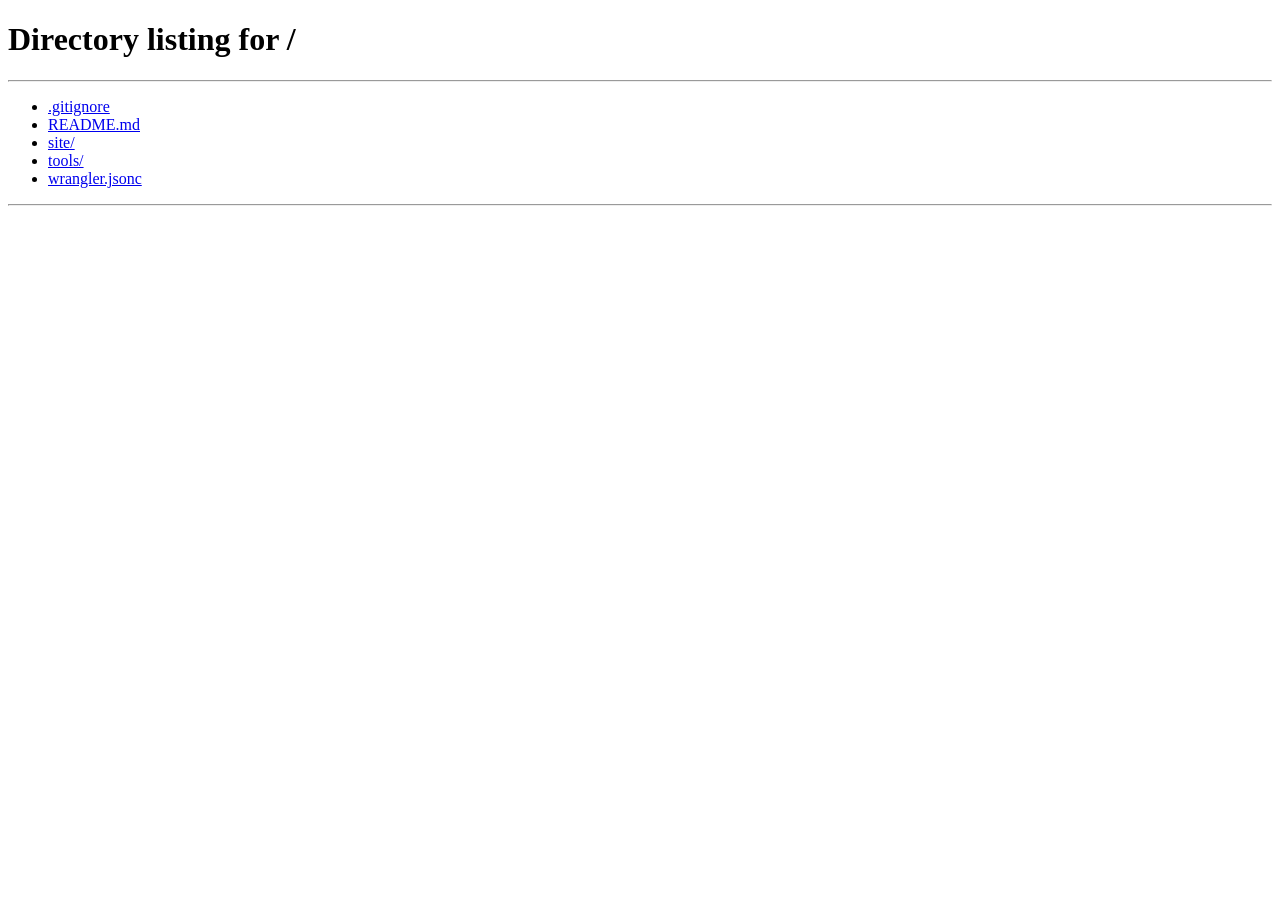
<file: site/how-it-works/index.html>
<!doctype html><meta charset="utf-8"><title>ART PROVE</title><meta name="robots" content="noindex"><meta http-equiv="refresh" content="0;url=/"><script>location.replace("/")</script><a href="/">Continue</a>
</file>
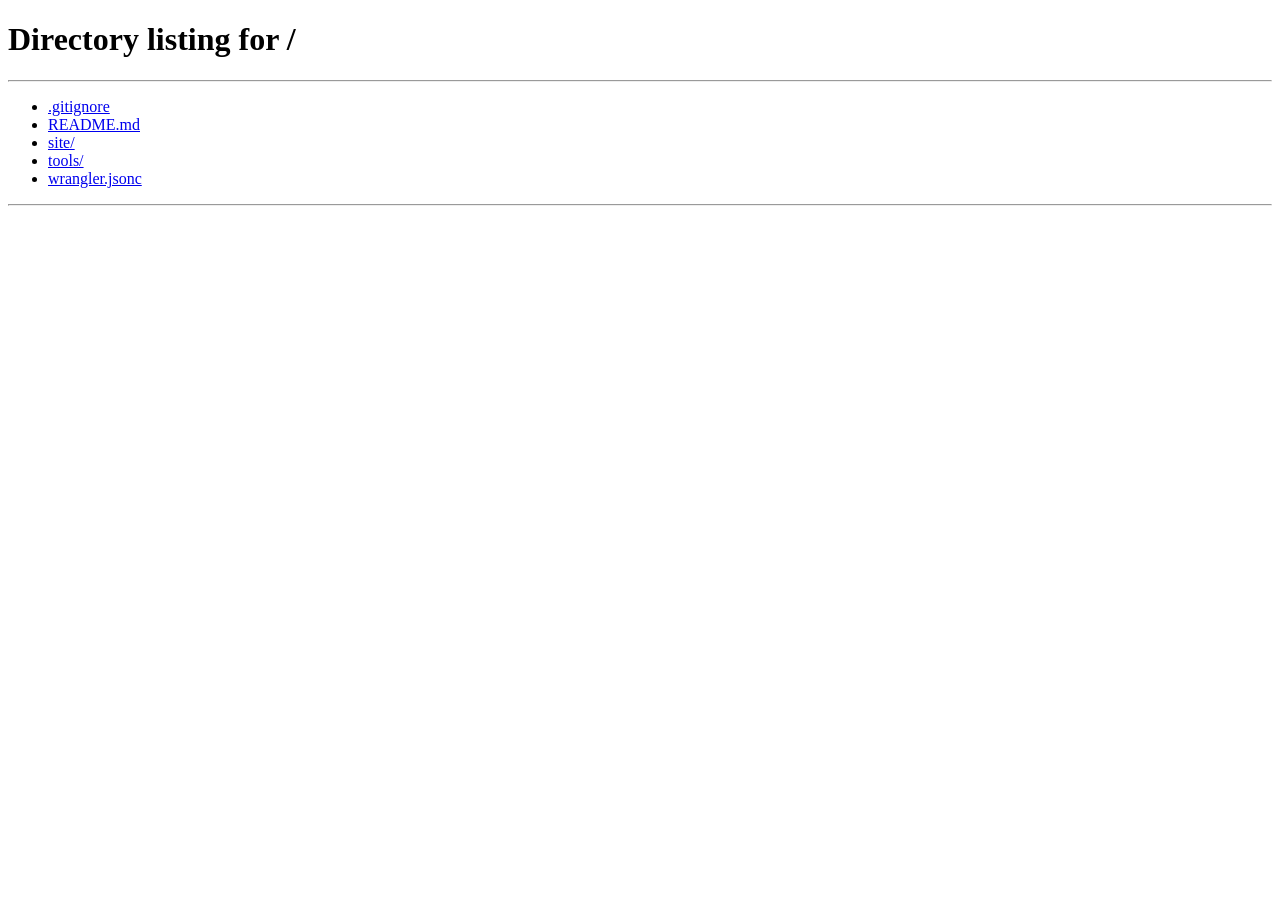
<file: site/solutions/index.html>
<!doctype html><meta charset="utf-8"><title>ART PROVE</title><meta name="robots" content="noindex"><meta http-equiv="refresh" content="0;url=/#spaces"><script>location.replace("/#spaces")</script><a href="/#spaces">Continue</a>
</file>
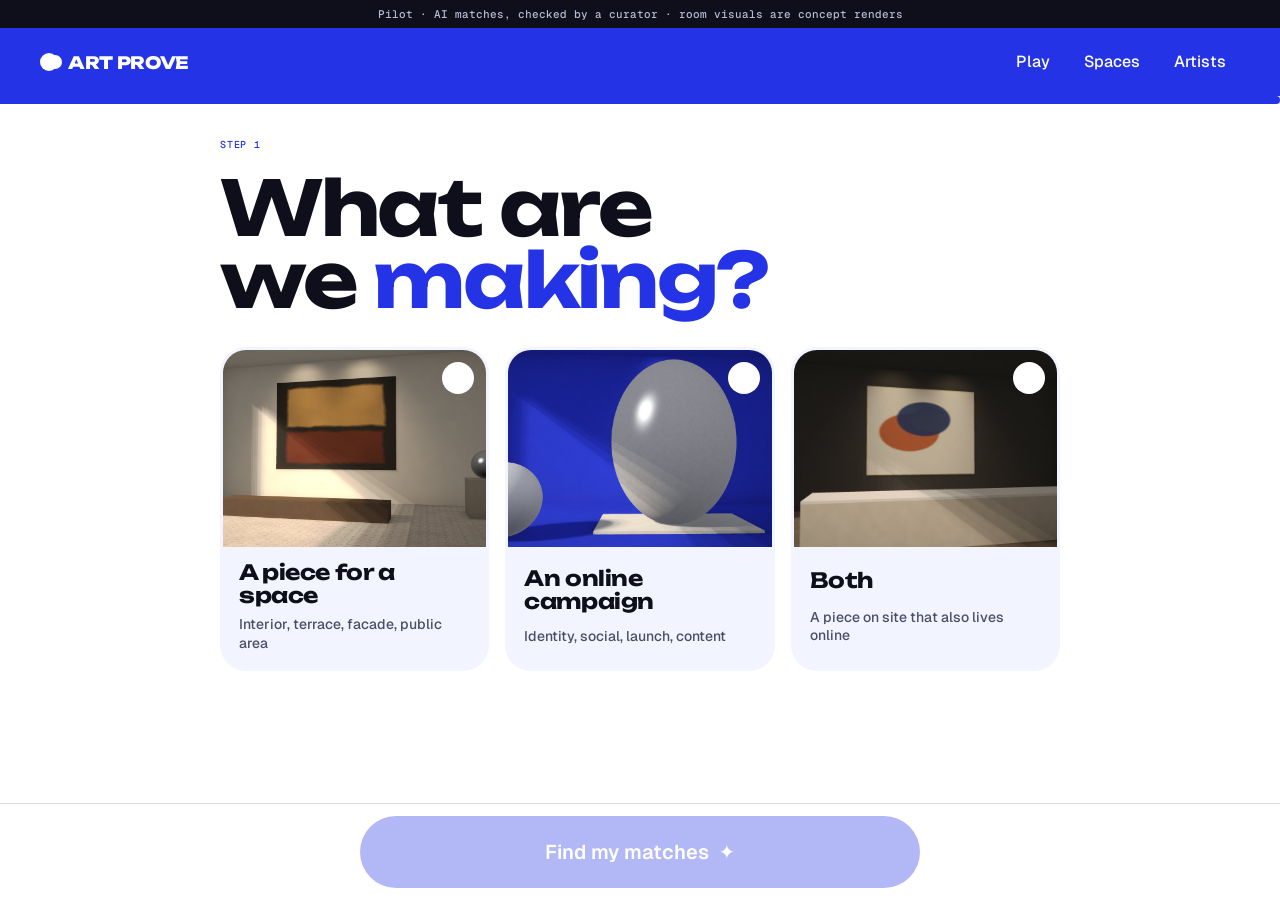
<file: site/brief.html>
<!doctype html>
<html lang="en"><head><meta charset="utf-8"><meta name="viewport" content="width=device-width,initial-scale=1,viewport-fit=cover">
<title>Start your brief · ART PROVE</title>
<meta name="claude:viewport-fit-sides" content="cover">
<link rel="preconnect" href="https://fonts.googleapis.com"><link rel="preconnect" href="https://fonts.gstatic.com" crossorigin>
<link rel="stylesheet" href="https://fonts.googleapis.com/css2?family=Unbounded:wght@500;700;800&family=Geist:wght@400;500;600&family=Geist+Mono:wght@500&display=swap">
<link rel="stylesheet" href="play.css">
<style>
.bar{height:8px;background:var(--blue-soft)}
.bar i{display:block;height:100%;width:33%;background:var(--blue);border-radius:0 8px 8px 0;transition:width .4s var(--ease)}
.bb{max-width:920px;margin:0 auto;padding:36px var(--gr) 120px var(--gl)}
.lv{display:flex;justify-content:space-between;align-items:center;margin-bottom:22px}
.lv .tag{color:var(--blue)}
.back{background:none;border:0;font-weight:600;color:var(--ink-2);min-height:44px;padding:0 4px}
.back:hover{color:var(--blue)}
.q{font-size:clamp(38px,6vw,76px);line-height:.95;margin-bottom:30px;animation:pop .45s var(--ease) both}
.q em{font-style:normal;color:var(--blue)}
.tiles{display:grid;grid-template-columns:repeat(2,1fr);gap:12px}
@media (min-width:760px){.tiles{grid-template-columns:repeat(3,1fr);gap:16px}}
.tile{position:relative;border:3px solid transparent;border-radius:26px;overflow:hidden;background:var(--ice);padding:0;text-align:left;display:grid;transition:transform .2s var(--ease),border-color .15s;animation:pop .45s var(--ease) both}
.tile:hover{transform:translateY(-4px)}
.tile[aria-pressed=true]{border-color:var(--blue)}
.tile .im{aspect-ratio:4/3;overflow:hidden}
.tile .im img{width:100%;height:100%;object-fit:cover}
.tile b{font:700 clamp(16px,1.7vw,21px)/1.1 var(--display);padding:14px 16px 16px;letter-spacing:-.02em}
.tile .ck{position:absolute;right:12px;top:12px;width:32px;height:32px;border-radius:50%;background:#fff;color:transparent;display:grid;place-items:center;font-weight:700}
.tile[aria-pressed=true] .ck{background:var(--blue);color:#fff}
.tile.txt{min-height:120px;align-content:end;background:var(--ice)}
.tile.txt .big{font:800 44px/1 var(--display);color:var(--blue);padding:18px 16px 0}
.style{display:flex;gap:8px;flex-wrap:wrap;align-items:center;margin:-10px 0 26px;font-size:14px;color:var(--ink-2)}
.style span{background:var(--blue);color:#fff;font-weight:600;padding:7px 12px;border-radius:99px}
.fld{display:grid;gap:10px;margin-bottom:24px}
.fld label{font-weight:600}
.opt{font:500 11px/1 var(--mono);color:var(--ink-2);text-transform:uppercase;letter-spacing:.06em;margin-left:6px}
.in{width:100%;min-height:62px;border:2px solid var(--line);border-radius:18px;padding:0 20px;font:500 20px/1 var(--ui);background:#fff;color:var(--ink)}
.in:focus{outline:none;border-color:var(--blue)}
.in[aria-invalid=true]{border-color:#C62828}
.err{color:#C62828;font-size:14px;font-weight:500}
.chips{display:flex;gap:8px;flex-wrap:wrap}
.chip{border:2px solid var(--line);background:#fff;border-radius:99px;min-height:48px;padding:0 18px;font-weight:600}
.chip[aria-pressed=true]{background:var(--blue);border-color:var(--blue);color:#fff}
.consent{display:grid;grid-template-columns:24px 1fr;gap:12px;align-items:start;font-size:15px;color:var(--ink-2)}
.consent input{width:22px;height:22px;accent-color:var(--blue);margin:1px 0 0}
.go{position:fixed;left:0;right:0;bottom:0;padding:12px var(--gr) calc(12px + env(safe-area-inset-bottom,0px)) var(--gl);background:rgba(255,255,255,.94);backdrop-filter:blur(12px);border-top:1px solid var(--line);display:flex;justify-content:center;z-index:40}
.go .pill{width:min(560px,100%)}
.go .pill[disabled]{opacity:.35;transform:none;cursor:not-allowed}
.done{min-height:calc(100vh - 100px);display:grid;place-items:center;text-align:center;padding:48px var(--gr) 64px var(--gl)}
.done .in2{display:grid;gap:24px;justify-items:center;max-width:640px;animation:pop .6s var(--ease) both}
.done h1{font-size:clamp(54px,10vw,140px);line-height:.85}
.done p{font-size:20px;opacity:.92}
.done ol{list-style:none;margin:0;padding:0;display:grid;gap:10px;text-align:left;width:100%}
.done li{background:rgba(255,255,255,.12);border-radius:20px;padding:16px 18px;display:flex;gap:14px;align-items:center;font-size:17px}
.done li b{width:36px;height:36px;border-radius:50%;background:#fff;color:var(--blue);display:grid;place-items:center;font:800 16px/1 var(--display);flex:none}
.done .note{font-size:13px;opacity:.8}
.tile .sub{font:500 14px/1.3 var(--ui);color:var(--ink-2);padding:0 16px 16px;margin-top:-8px}
.grp{display:grid;gap:10px;margin-bottom:28px}
.grp>.lb{font-weight:600;font-size:17px}
.hint{font-size:14px;color:var(--ink-2);margin-top:-4px}
.two{display:grid;grid-template-columns:1fr 1fr;gap:12px}
.in.sm{min-height:54px;font-size:18px}
textarea.in{min-height:110px;padding:16px 20px;line-height:1.4;resize:vertical}
.rng{display:grid;gap:8px}
.rng input{width:100%;accent-color:var(--blue);height:34px}
.rng .ends{display:flex;justify-content:space-between;font-size:14px;color:var(--ink-2)}
.rng output{font-weight:600;color:var(--blue)}
.drop{border:2px dashed var(--line);border-radius:22px;padding:22px;display:grid;gap:8px;justify-items:start;background:#fff;cursor:pointer;transition:border-color .15s}
.drop:hover,.drop.on{border-color:var(--blue)}
.drop b{font:700 18px/1.2 var(--display)}
.drop input{position:absolute;width:1px;height:1px;opacity:0}
.drop .st{font-size:14px;color:var(--ink-2)}
.sws{display:flex;gap:8px;flex-wrap:wrap;align-items:center}
.sw{width:44px;height:44px;border-radius:12px;border:1px solid rgba(0,0,0,.12);position:relative;padding:0}
.sw .rm{position:absolute;right:-6px;top:-6px;width:20px;height:20px;border-radius:50%;background:#fff;border:1px solid var(--line);font-size:12px;line-height:18px;color:var(--ink-2)}
.sw.add{display:grid;place-items:center;background:#fff;border:2px dashed var(--line);font-weight:700;color:var(--blue);overflow:hidden}
.sw.add input{position:absolute;inset:0;opacity:0;cursor:pointer}
.reveal[hidden]{display:none}
.lock{font-size:13px;color:var(--ink-2)}
</style>
</head><body>
<div class="proto">Pilot · AI matches, checked by a curator · room visuals are concept renders</div>
<header class="hdr"><div class="wrap"><a class="wm" href="index.html"><i aria-hidden="true"></i>ART PROVE</a>
<nav aria-label="Main"><a class="l" href="play.html">Play</a><a class="l" href="index.html#spaces">Spaces</a><a class="l" href="/catalog/#artists">Artists</a></nav></div></header>
<div class="bar" aria-hidden="true"><i id="bar"></i></div>
<main>
<form id="f" class="bb" novalidate>
  <div class="lv"><button class="back" type="button" id="back" hidden>← Back</button><span class="tag" id="lvl">Step 1</span></div>

  <section data-s="track">
    <h1 class="q">What are we <em>making?</em></h1>
    <div class="style" id="style" hidden></div>
    <div class="tiles" data-k="track">
      <button class="tile" type="button" data-v="Physical" aria-pressed="false"><span class="ck">✓</span><span class="im"><img src="img/room-lobby.jpg" alt=""></span><b>A piece for a space</b><span class="sub">Interior, terrace, facade, public area</span></button>
      <button class="tile" type="button" data-v="Online" aria-pressed="false"><span class="ck">✓</span><span class="im"><img src="img/play-blue-room.jpg" alt=""></span><b>An online campaign</b><span class="sub">Identity, social, launch, content</span></button>
      <button class="tile" type="button" data-v="Both" aria-pressed="false"><span class="ck">✓</span><span class="im"><img src="img/room-brand.jpg" alt="" style="object-position:30% 50%"></span><b>Both</b><span class="sub">A piece on site that also lives online</span></button>
    </div>
  </section>

  <section data-s="space" hidden>
    <h1 class="q">What's the <em>space?</em></h1>
    <div class="tiles" data-k="space">
      <button class="tile" type="button" data-v="Hotel" aria-pressed="false"><span class="ck">✓</span><span class="im"><img src="img/room-lobby.jpg" alt=""></span><b>Hotel</b></button>
      <button class="tile" type="button" data-v="Office" aria-pressed="false"><span class="ck">✓</span><span class="im"><img src="img/room-office.jpg" alt=""></span><b>Office</b></button>
      <button class="tile" type="button" data-v="Residence" aria-pressed="false"><span class="ck">✓</span><span class="im"><img src="img/room-residence.jpg" alt=""></span><b>Residence</b></button>
      <button class="tile" type="button" data-v="Brand" aria-pressed="false"><span class="ck">✓</span><span class="im"><img src="img/room-brand.jpg" alt="" style="object-position:30% 50%"></span><b>Store or brand space</b></button>
      <button class="tile" type="button" data-v="Public" aria-pressed="false"><span class="ck">✓</span><span class="im"><img src="img/room-plaza.jpg" alt=""></span><b>Public</b></button>
      <button class="tile txt" type="button" data-v="Other" aria-pressed="false"><span class="ck">✓</span><span class="big">+</span><b>Other</b></button>
    </div>
  </section>

  <section data-s="site" hidden>
    <h1 class="q">Tell us about <em>the site</em></h1>
    <div class="grp"><span class="lb">Indoor or outdoor?</span><div class="chips" data-c="site.setting"><button class="chip" type="button">Indoor</button><button class="chip" type="button">Outdoor</button><button class="chip" type="button">Semi-open</button></div><span class="err" id="e-setting" hidden>Pick one.</span></div>
    <div class="grp reveal" id="expo" hidden><span class="lb">Weather it faces <span class="opt">pick all that apply</span></span><div class="chips" data-m="site.exposure"><button class="chip" type="button">Direct sun</button><button class="chip" type="button">Rain</button><button class="chip" type="button">Humidity</button><button class="chip" type="button">Salt air</button><button class="chip" type="button">Wind</button><button class="chip" type="button">Heat and cold swings</button></div></div>
    <div class="grp"><span class="lb">Where will it go?</span><div class="chips" data-c="site.placement"><button class="chip" type="button">Wall</button><button class="chip" type="button">Floor</button><button class="chip" type="button">Suspended</button><button class="chip" type="button">Facade</button><button class="chip" type="button">Landscape</button></div><span class="err" id="e-placement" hidden>Pick a placement.</span></div>
    <div class="grp"><span class="lb">Available size <span class="opt">optional</span></span>
      <div class="two"><input class="in sm" id="sw" inputmode="decimal" placeholder="Width, m"><input class="in sm" id="sh" inputmode="decimal" placeholder="Height, m"></div>
      <span class="hint">Or roughly:</span>
      <div class="chips" data-c="site.sizeClass"><button class="chip" type="button">Small</button><button class="chip" type="button">Medium</button><button class="chip" type="button">Large</button><button class="chip" type="button">Monumental</button></div>
      <span class="hint">Small under 1 m · Medium 1–2.5 m · Large 2.5–6 m · Monumental 6 m+</span></div>
    <div class="grp"><span class="lb">People around it <span class="opt">optional</span></span><div class="chips" data-c="site.traffic"><button class="chip" type="button">Low</button><button class="chip" type="button">Medium</button><button class="chip" type="button">High</button></div>
      <div class="chips" data-m="site.risks"><button class="chip" type="button">Children</button><button class="chip" type="button">Unattended public</button><button class="chip" type="button">Wet area</button></div></div>
  </section>

  <section data-s="purpose" hidden>
    <h1 class="q">What should it <em>do?</em></h1>
    <div class="grp rng"><span class="lb">Looked at or used?</span><input type="range" id="lvlr" min="0" max="4" step="1" value="1" aria-describedby="lvlo"><div class="ends"><span>Only to look at</span><output id="lvlo">Mostly to look at</output><span>Used every day</span></div></div>
    <div class="grp"><span class="lb">Jobs it should do <span class="opt">optional</span></span><div class="chips" data-m="purpose.functions"><button class="chip" type="button">Photo spot</button><button class="chip" type="button">Landmark</button><button class="chip" type="button">Seating</button><button class="chip" type="button">Wayfinding</button><button class="chip" type="button">Acoustic</button><button class="chip" type="button">Shade</button><button class="chip" type="button">Lighting</button><button class="chip" type="button">Brand storytelling</button></div></div>
    <div class="grp"><span class="lb">The space today <span class="opt">optional</span></span><div class="chips" data-m="design.styles"><button class="chip" type="button">Minimal</button><button class="chip" type="button">Natural and tropical</button><button class="chip" type="button">Industrial</button><button class="chip" type="button">Classic</button><button class="chip" type="button">Luxury</button><button class="chip" type="button">Colourful</button></div>
      <div class="chips" data-m="design.materials"><button class="chip" type="button">Wood</button><button class="chip" type="button">Stone</button><button class="chip" type="button">Concrete</button><button class="chip" type="button">Metal</button><button class="chip" type="button">Glass</button><button class="chip" type="button">Textile</button><button class="chip" type="button">Plants</button></div></div>
    <div class="grp"><label class="drop" id="pdrop"><input type="file" id="pfile" accept="image/*" multiple><b>Add photos of the space</b><span class="st" id="pst">We read the colours of the room. Photos stay on your device.</span><span class="sws" id="psw"></span></label></div>
    <div class="grp"><label class="lb" for="dnotes">Anything else about the space <span class="opt">optional</span></label><textarea class="in" id="dnotes" placeholder="Ceiling height, light, what's there now, what must not change…"></textarea></div>
  </section>

  <section data-s="online" hidden>
    <h1 class="q">Tell us about <em>the campaign</em></h1>
    <div class="grp"><span class="lb">Goal</span><div class="chips" data-c="online.goal"><button class="chip" type="button">Awareness</button><button class="chip" type="button">Launch</button><button class="chip" type="button">Engagement</button><button class="chip" type="button">Sales</button><button class="chip" type="button">Employer brand</button></div></div>
    <div class="grp"><span class="lb">Channels</span><div class="chips" data-m="online.channels"><button class="chip" type="button">Instagram</button><button class="chip" type="button">TikTok</button><button class="chip" type="button">YouTube</button><button class="chip" type="button">Website</button><button class="chip" type="button">Newsletter</button><button class="chip" type="button">Out-of-home</button><button class="chip" type="button">In-store</button><button class="chip" type="button">Event</button></div></div>
    <div class="grp"><span class="lb">What you need <span class="opt">optional</span></span><div class="chips" data-m="online.formats"><button class="chip" type="button">Key visual</button><button class="chip" type="button">Reels and video</button><button class="chip" type="button">Pattern and merch</button><button class="chip" type="button">Packaging</button><button class="chip" type="button">AR filter</button></div></div>
    <div class="fld"><label for="oprod">Product or occasion</label><input class="in sm" id="oprod" placeholder="New collection, opening, anniversary…"></div>
    <div class="fld"><label for="oaud">Audience</label><input class="in sm" id="oaud" placeholder="Who should it reach?"></div>
    <div class="fld"><label for="omsg">Key message <span class="opt">optional</span></label><input class="in sm" id="omsg" placeholder="One line"></div>
    <div class="fld"><label for="odate">Dates <span class="opt">optional</span></label><input class="in sm" id="odate" placeholder="e.g. March–April 2027"></div>
  </section>

  <section data-s="brand" hidden>
    <h1 class="q">Your <em>brand</em></h1>
    <div class="grp"><label class="drop" id="bdrop"><input type="file" id="bfile" accept=".pdf,application/pdf,image/*,.txt,.md" multiple><b>Upload your brand book</b><span class="st" id="bst">PDF or images. We read its text and colours in your browser — the file itself is not uploaded.</span></label></div>
    <div class="grp"><span class="lb">Brand colours <span class="opt">edit if needed</span></span><div class="sws" id="bsw"></div></div>
    <div class="two"><div class="fld"><label for="bname">Brand or property</label><input class="in sm" id="bname" autocomplete="organization" placeholder="Name"></div><div class="fld"><label for="bsite">Website <span class="opt">optional</span></label><input class="in sm" id="bsite" inputmode="url" placeholder="brand.com"></div></div>
    <div class="grp" id="campq"><span class="lb">Is a campaign or promo running?</span><div class="chips" data-c="campaign.has"><button class="chip" type="button">Yes</button><button class="chip" type="button">No</button></div></div>
    <div class="reveal" id="camp" hidden>
      <div class="fld"><label for="cprod">Product or promo</label><input class="in sm" id="cprod" placeholder="What is being promoted?"></div>
      <div class="fld"><label for="caud">Audience</label><input class="in sm" id="caud" placeholder="Who is it for?"></div>
      <div class="grp"><span class="lb">Channels</span><div class="chips" data-m="campaign.channels"><button class="chip" type="button">Out-of-home</button><button class="chip" type="button">In-store</button><button class="chip" type="button">Event</button><button class="chip" type="button">Instagram</button><button class="chip" type="button">TikTok</button><button class="chip" type="button">Website</button></div></div>
      <div class="fld"><label for="cdate">Dates <span class="opt">optional</span></label><input class="in sm" id="cdate" placeholder="e.g. Dec 2026 – Feb 2027"></div>
    </div>
  </section>

  <section data-s="final" hidden>
    <h1 class="q">Budget, timing <em>and city</em></h1>
    <div class="grp"><span class="lb">Open to <span class="opt">pick all that apply</span></span><div class="chips" data-m="routes"><button class="chip" type="button">Existing work</button><button class="chip" type="button">Adaptation</button><button class="chip" type="button">New commission</button><button class="chip" type="button">Not sure</button></div>
      <span class="hint">Adaptation = an artist's existing motif made for your site: new material, new scale, or licensed for content.</span></div>
    <div class="fld"><label for="loc">City</label><input class="in" id="loc" autocomplete="address-level2" placeholder="Bangkok, Phuket, Moscow…"><span class="err" id="e-loc" hidden>Add a city so we know where to look.</span></div>
    <div class="grp"><span class="lb">When <span class="opt">optional</span></span><div class="chips" data-c="when"><button class="chip" type="button">ASAP</button><button class="chip" type="button">3–6 months</button><button class="chip" type="button">Later</button></div></div>
    <div class="grp"><span class="lb">Budget <span class="opt">optional</span></span><div class="chips" data-c="budget"><button class="chip" type="button">Under $25k</button><button class="chip" type="button">$25–100k</button><button class="chip" type="button">$100k+</button><button class="chip" type="button">Not sure</button></div></div>
    <div class="grp"><span class="lb">Must have <span class="opt">optional</span></span><div class="chips" data-m="constraints.safety"><button class="chip" type="button">Low maintenance</button><button class="chip" type="button">Fire-rated</button><button class="chip" type="button">Child-safe</button><button class="chip" type="button">Anti-theft fixing</button></div></div>
  </section>

</form>
</main>
<div class="go" id="gobar"><button class="pill p-blue p-xl" type="button" id="next">Next <span class="ar">→</span></button></div>
<script src="ap-data.js"></script>
<script src="assets/runtime.js"></script>
<script src="assets/rank.js"></script>
<script src="assets/brandread.js"></script>
<script src="assets/match.js"></script>
<script src="play.js"></script>
<script>
/* Brief v2: track → space → site → purpose → brand/campaign → budget. Steps depend on the track. */
const st={track:'',space:'',site:{exposure:[],risks:[]},purpose:{level:1,functions:[]},design:{styles:[],materials:[],colors:[]},
  brand:{colors:[],book:null},campaign:{has:'',channels:[]},online:{channels:[],formats:[]},routes:[],constraints:{safety:[]},when:'',budget:''};
const $=id=>document.getElementById(id),next=$('next');
const FLOW={Physical:['track','space','site','purpose','brand','final'],Online:['track','online','brand','final'],Both:['track','space','site','purpose','online','brand','final']};
let flow=['track'],i=0;
const map={hotel:'Hotel',office:'Office',residence:'Residence',brand:'Brand',public:'Public'};const h=location.hash.slice(1);if(map[h])st.space=map[h];
const sty=store.get('ap_style',null);if(sty&&sty.tags){const el=$('style');el.hidden=false;el.innerHTML='Your style: '+sty.tags.map(t=>'<span>'+t+'</span>').join('')}
const get=p=>p.split('.').reduce((o,k)=>o&&o[k],st);
const set=(p,v)=>{const ks=p.split('.');let o=st;ks.slice(0,-1).forEach(k=>o=o[k]);o[ks[ks.length-1]]=v};
const LV=['Only to look at','Mostly to look at','Both','Mostly used','Used every day'];
function paint(){
  document.querySelectorAll('[data-k=track] .tile').forEach(b=>b.setAttribute('aria-pressed',b.dataset.v===st.track));
  document.querySelectorAll('[data-k=space] .tile').forEach(b=>b.setAttribute('aria-pressed',b.dataset.v===st.space));
  document.querySelectorAll('[data-c]').forEach(g=>{const v=get(g.dataset.c);g.querySelectorAll('.chip').forEach(c=>c.setAttribute('aria-pressed',c.textContent===v))});
  document.querySelectorAll('[data-m]').forEach(g=>{const v=get(g.dataset.m)||[];g.querySelectorAll('.chip').forEach(c=>c.setAttribute('aria-pressed',v.includes(c.textContent)))});
  $('expo').hidden=!st.site.setting||st.site.setting==='Indoor';
  $('camp').hidden=st.campaign.has!=='Yes';$('campq').hidden=st.track==='Online';
  $('bsw').innerHTML=st.brand.colors.map((c,k)=>'<span class="sw" style="background:'+c+'" title="'+c+'"><button type="button" class="rm" data-rm="'+k+'" aria-label="Remove '+c+'">×</button></span>').join('')+'<label class="sw add" title="Add a colour">+<input type="color" id="addc" aria-label="Add a brand colour"></label>';
  const s=flow[i];next.disabled=s==='track'?!st.track:s==='space'?!st.space:false;
}
function show(n){i=n;const s=flow[i];document.querySelectorAll('[data-s]').forEach(x=>x.hidden=x.dataset.s!==s);
  $('bar').style.width=((i+1)/flow.length*100)+'%';$('lvl').textContent=i===0?'Step 1':'Step '+(i+1)+' of '+flow.length;$('back').hidden=i===0;
  next.innerHTML=i<flow.length-1?'Next <span class="ar">→</span>':'Find my matches <span class="ar">✦</span>';paint();window.scrollTo({top:0,behavior:'smooth'});
  const q=document.querySelector('[data-s='+s+'] .q');q.tabIndex=-1;q.focus({preventScroll:true})}
document.querySelector('[data-k=track]').addEventListener('click',e=>{const b=e.target.closest('.tile');if(!b)return;st.track=b.dataset.v;flow=FLOW[st.track];if(st.track==='Online'&&!st.space)st.space='Brand';paint();setTimeout(()=>show(1),260)});
document.querySelector('[data-k=space]').addEventListener('click',e=>{const b=e.target.closest('.tile');if(!b)return;st.space=b.dataset.v;paint();setTimeout(()=>show(i+1),260)});
document.querySelectorAll('[data-c]').forEach(g=>g.addEventListener('click',e=>{const b=e.target.closest('.chip');if(!b)return;const v=b.textContent;set(g.dataset.c,get(g.dataset.c)===v?'':v);
  if(g.dataset.c==='site.setting')$('e-setting').hidden=true;if(g.dataset.c==='site.placement')$('e-placement').hidden=true;paint()}));
document.querySelectorAll('[data-m]').forEach(g=>g.addEventListener('click',e=>{const b=e.target.closest('.chip');if(!b)return;const v=b.textContent;let a=get(g.dataset.m)||[];
  a=a.includes(v)?a.filter(x=>x!==v):[...a,v];if(g.dataset.m==='routes'){a=v==='Not sure'&&a.includes(v)?['Not sure']:a.filter(x=>x!=='Not sure'||v==='Not sure')}set(g.dataset.m,a);paint()}));
$('lvlr').addEventListener('input',e=>{st.purpose.level=+e.target.value;$('lvlo').textContent=LV[st.purpose.level]});
$('bsw').addEventListener('click',e=>{const r=e.target.closest('[data-rm]');if(r){st.brand.colors.splice(+r.dataset.rm,1);paint()}});
$('bsw').addEventListener('change',e=>{if(e.target.id==='addc'){const c=e.target.value.toLowerCase();if(!st.brand.colors.includes(c))st.brand.colors.push(c);paint()}});
function drop(zone,input,fn){['dragenter','dragover'].forEach(t=>zone.addEventListener(t,e=>{e.preventDefault();zone.classList.add('on')}));['dragleave','drop'].forEach(t=>zone.addEventListener(t,e=>{e.preventDefault();zone.classList.remove('on')}));
  zone.addEventListener('drop',e=>e.dataTransfer.files.length&&fn(e.dataTransfer.files));input.addEventListener('change',()=>input.files.length&&fn(input.files))}
drop($('bdrop'),$('bfile'),async files=>{const s=$('bst');s.textContent='Reading your brand book…';
  try{const r=await APB.read(files);st.brand.book=r;r.colors.forEach(c=>{if(!st.brand.colors.includes(c)&&st.brand.colors.length<8)st.brand.colors.push(c)});
    s.textContent='Read '+r.files.join(', ')+' · '+(r.pages?r.pages+' page'+(r.pages>1?'s':'')+' · ':'')+(r.text.trim().length>40?(r.text.length>=1000?Math.round(r.text.length/1000)+'k':r.text.trim().length)+' characters of text · ':'no text found (images only) · ')+r.colors.length+' colours';
    if(!$('bname').value){const m=r.files[0].replace(/\.[a-z0-9]+$/i,'').replace(/[_-]+/g,' ').replace(/brand ?book|guidelines?|brandbook/ig,'').trim();if(m.length>1&&m.length<40)$('bname').value=m}}
  catch(e){console.warn(e);s.textContent='Could not read this file. Try a PDF or images, or add the colours by hand below.'}paint()});
drop($('pdrop'),$('pfile'),async files=>{const s=$('pst');s.textContent='Reading colours…';try{const r=await APB.photos(files);st.design.colors=r.colors;s.textContent=r.count+' photo'+(r.count>1?'s':'')+' read · colours of the room:';
  $('psw').innerHTML=r.colors.map(c=>'<span class="sw" style="background:'+c+'" title="'+c+'"></span>').join('')}catch(e){s.textContent='Could not read these photos.'}});
function err(id,on){const e=$('e-'+id);if(e)e.hidden=!on;const x=$(id);if(x&&x.classList.contains('in'))x.setAttribute('aria-invalid',on);return on}
function collect(){const num=v=>{const n=parseFloat(String(v).replace(',','.'));return n>0?n:''};
  st.site.w=num($('sw').value);st.site.h=num($('sh').value);if(st.site.risks.includes('Wet area')&&!st.site.exposure.includes('Humidity'))st.site.exposure.push('Humidity');
  st.design.notes=$('dnotes').value.trim();st.brand.name=$('bname').value.trim();st.brand.site=$('bsite').value.trim();
  Object.assign(st.campaign,{product:$('cprod').value.trim(),audience:$('caud').value.trim(),dates:$('cdate').value.trim()});
  Object.assign(st.online,{product:$('oprod').value.trim(),audience:$('oaud').value.trim(),message:$('omsg').value.trim(),dates:$('odate').value.trim()});
  st.constraints.lowMaintenance=st.constraints.safety.includes('Low maintenance');st.city=$('loc').value.trim();
  if(st.track==='Online'){st.site=null;st.purpose=null;st.design=null}
  if(st.track==='Physical')st.online=null;if(st.campaign.has!=='Yes'&&st.track!=='Online')st.campaign=st.campaign.has==='No'?{has:'No'}:null;
  return st}
next.addEventListener('click',()=>{const s=flow[i];
  if(s==='site'){const a=err('setting',!st.site.setting),b=err('placement',!st.site.placement);if(a||b){document.querySelector('[data-s=site] .err:not([hidden])').scrollIntoView({behavior:'smooth',block:'center'});return}}
  if(s==='final'){if(err('loc',$('loc').value.trim().length<2)){$('loc').focus();return}
    const full=collect();const keep=JSON.parse(JSON.stringify(full));if(keep.brand&&keep.brand.book)keep.brand.book.text=keep.brand.book.text.slice(0,2000);store.set('ap_brief',keep);
    next.disabled=true;next.innerHTML='Saving your brief…';
    APM.saveBrief(full,store.get('ap_style',null)).then(r=>{store.set('ap_brief_id',r.id);location.href='generate.html?brief='+encodeURIComponent(r.id)}).catch(()=>{store.set('ap_brief_id',null);location.href='generate.html'});return}
  if(i<flow.length-1)show(i+1)});
$('back').addEventListener('click',()=>show(i-1));
$('loc').addEventListener('input',()=>err('loc',false));
$('f').addEventListener('submit',e=>e.preventDefault());
if(st.space){st.track='Physical';flow=FLOW.Physical;show(2)}else show(0);
</script>
</body></html>
</file>
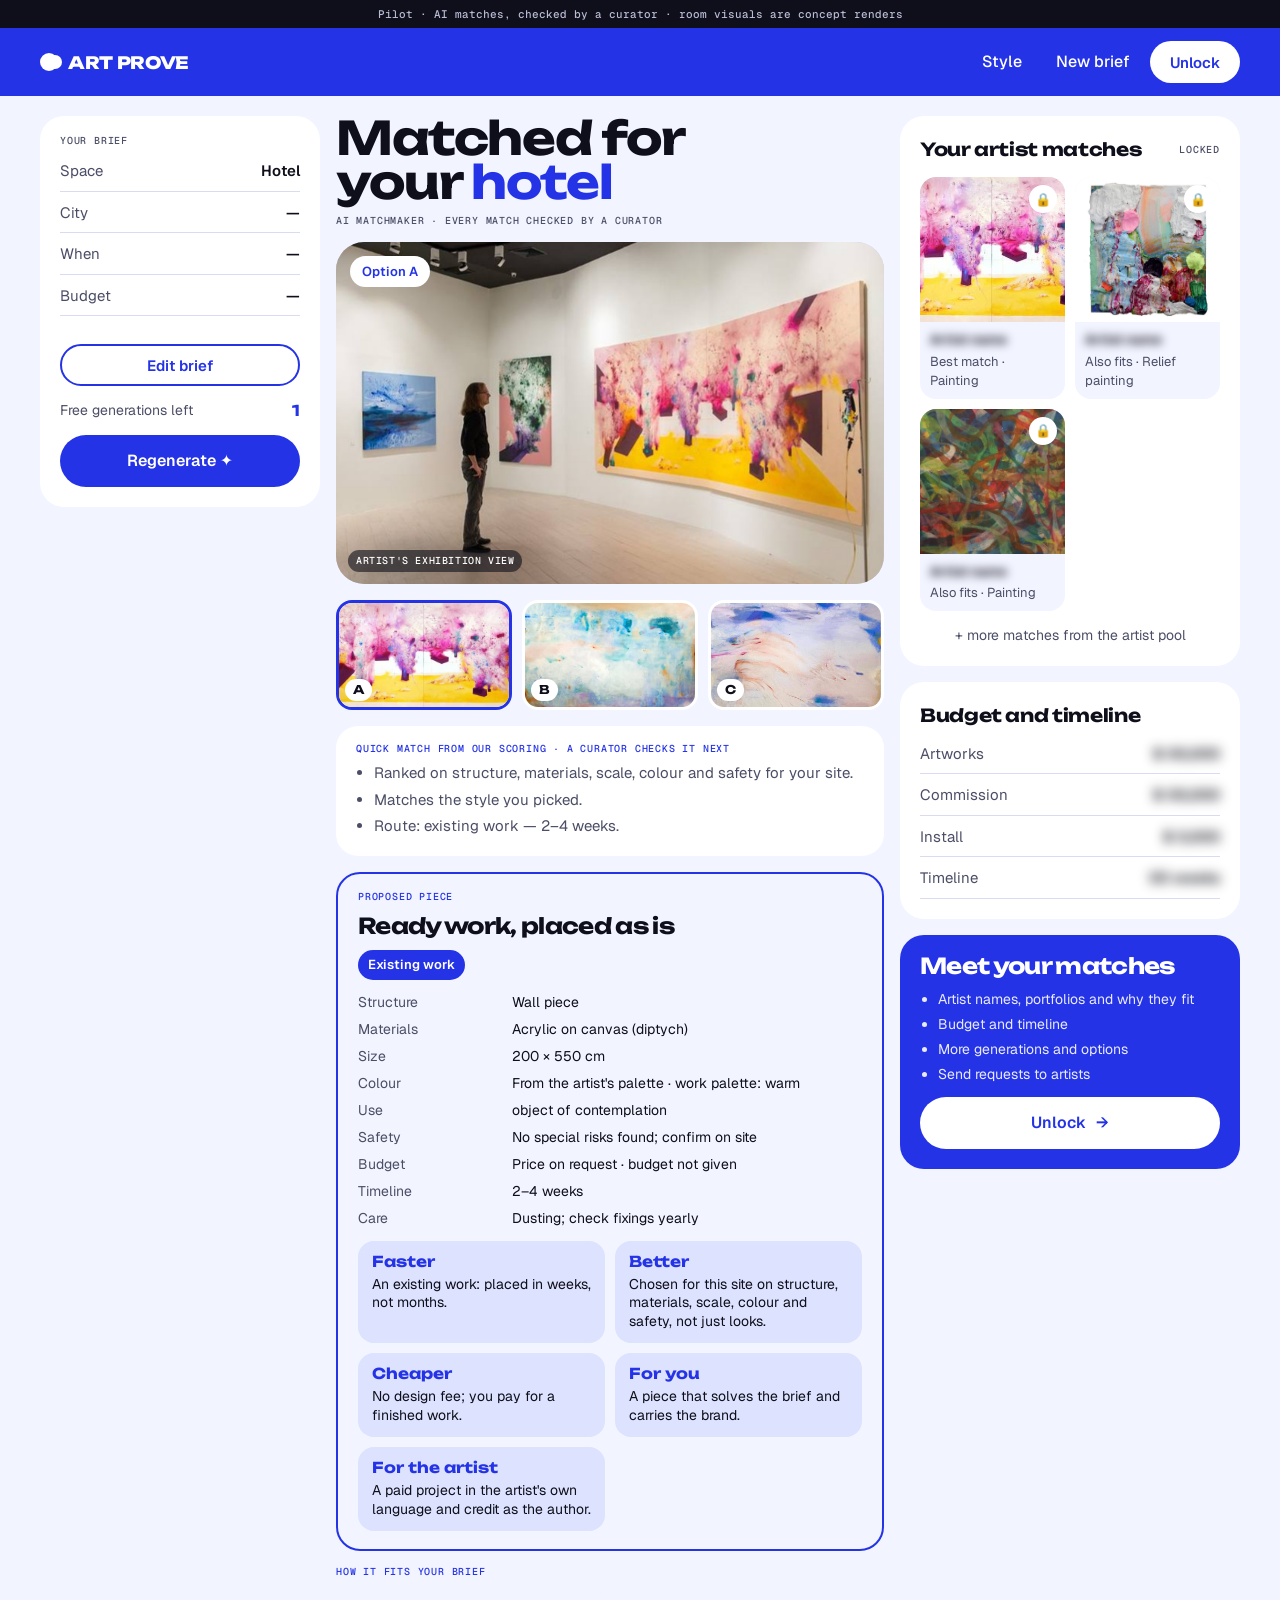
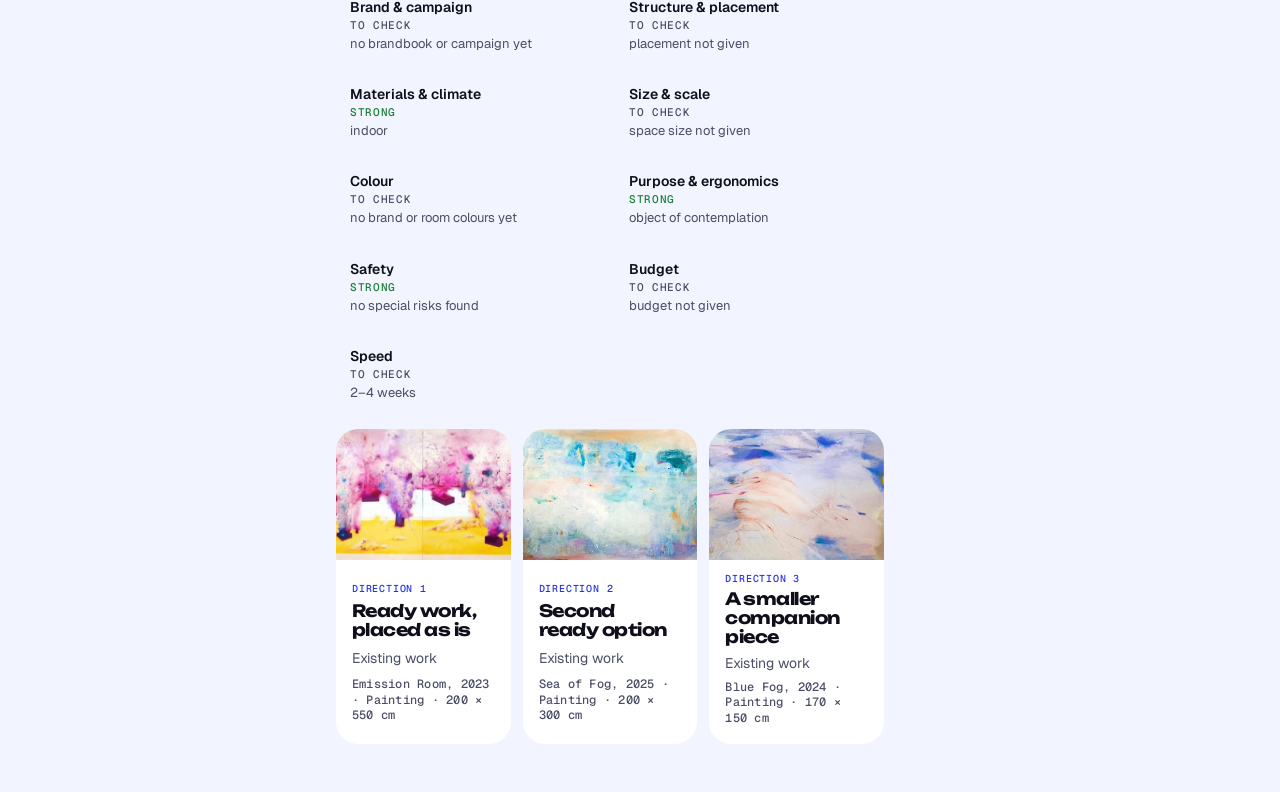
<file: site/generate.html>
<!doctype html>
<html lang="en"><head><meta charset="utf-8"><meta name="viewport" content="width=device-width,initial-scale=1,viewport-fit=cover">
<title>Your matches · ART PROVE</title>
<meta name="claude:viewport-fit-sides" content="cover">
<link rel="preconnect" href="https://fonts.googleapis.com"><link rel="preconnect" href="https://fonts.gstatic.com" crossorigin>
<link rel="stylesheet" href="https://fonts.googleapis.com/css2?family=Unbounded:wght@500;700;800&family=Geist:wght@400;500;600&family=Geist+Mono:wght@500&display=swap">
<link rel="stylesheet" href="play.css">
<style>
body{background:var(--ice)}
/* loading */
.load{min-height:calc(100vh - 100px);display:grid;place-items:center;text-align:center;padding:40px var(--gr) 40px var(--gl)}
.load .orb{width:120px;height:120px;border-radius:50%;background:radial-gradient(circle at 35% 30%,#fff 0 8%,#8f99ff 30%,var(--blue) 62%,var(--blue-deep));margin:0 auto 28px;animation:breathe 1.4s ease-in-out infinite}
@keyframes breathe{50%{transform:scale(1.12)}}
.load h1{font-size:clamp(30px,5vw,52px);color:var(--blue)}
.load ul{list-style:none;padding:0;margin:22px 0 0;display:grid;gap:8px;color:var(--ink-2);font-weight:500}
.load li{opacity:.3;transition:opacity .3s}.load li.on{opacity:1}
.load li.on::before{content:"✓ ";color:var(--blue)}
/* studio */
.studio{display:grid;gap:16px;padding:20px var(--gr) 120px var(--gl);max-width:1480px;margin:0 auto}
@media (min-width:1080px){.studio{grid-template-columns:280px minmax(0,1fr) 340px;align-items:start;padding-bottom:48px}.side{position:sticky;top:84px}}
.pan{background:#fff;border-radius:24px;padding:20px;display:grid;gap:14px;align-content:start}
.pan h2{font-size:18px;letter-spacing:-.02em}
.pan .tag{color:var(--ink-2)}
.kv{display:grid;gap:10px}
.kv div{display:flex;justify-content:space-between;gap:10px;font-size:15px;border-bottom:1px solid var(--line);padding-bottom:8px}
.kv span{color:var(--ink-2)}.kv b{font-weight:600;text-align:right}
.chips{display:flex;gap:6px;flex-wrap:wrap}
.chips span{background:var(--blue);color:#fff;font:600 13px/1 var(--ui);padding:8px 11px;border-radius:99px}
.cred{display:flex;justify-content:space-between;align-items:center;font-size:14px;color:var(--ink-2)}
.cred b{color:var(--blue);font:700 15px/1 var(--display)}
.left-only{display:none}
@media (min-width:1080px){.left-only{display:grid}}
/* canvas */
.ttl{display:flex;justify-content:space-between;align-items:end;gap:12px;flex-wrap:wrap}
.ttl h1{font-size:clamp(30px,3.6vw,52px);line-height:.95}
.ttl h1 em{font-style:normal;color:var(--blue)}
.vis{position:relative;border-radius:28px;overflow:hidden;aspect-ratio:16/10;background:#ccd}
.vis img{width:100%;height:100%;object-fit:cover;animation:pop .5s var(--ease) both}
.vis .wk{position:absolute;left:50%;top:44%;width:26%;aspect-ratio:4/5;object-fit:cover;transform:translate(-50%,-50%);border:6px solid #fff;box-shadow:0 22px 40px -16px rgba(0,0,0,.6);z-index:2;animation:none}
.dir .wt{font:500 12px/1.3 var(--mono);color:var(--ink-2);letter-spacing:.02em}
.whyp{background:#fff;border-radius:22px;padding:18px 20px;display:grid;gap:8px}.whyp ul{margin:0;padding-left:18px;display:grid;gap:4px;color:var(--ink-2);font-size:15px}
.uf{display:grid;gap:10px}.uf label{font:500 11px/1 var(--mono);letter-spacing:.06em;text-transform:uppercase;color:var(--ink-2)}.uf input{font:inherit;padding:13px 14px;border-radius:14px;border:1.5px solid var(--line)}.uf .err{color:#C62828;font-size:14px}
.vis .badge{position:absolute;left:14px;top:14px;background:#fff;color:var(--blue);font:600 13px/1 var(--ui);padding:9px 12px;border-radius:99px;z-index:3}
.vars{display:flex;gap:10px}
.vars button{flex:1;border:3px solid transparent;border-radius:16px;overflow:hidden;padding:0;background:#fff;aspect-ratio:16/10;position:relative}
.vars button[aria-pressed=true]{border-color:var(--blue)}
.vars img{width:100%;height:100%;object-fit:cover}
.vars b{position:absolute;left:6px;bottom:6px;background:#fff;color:var(--ink);font:700 12px/1 var(--display);padding:5px 8px;border-radius:99px}
.dirs{display:grid;gap:12px}
@media (min-width:700px){.dirs{grid-template-columns:repeat(3,1fr)}}
.dir{background:#fff;border-radius:22px;overflow:hidden;display:grid}
.dir img{aspect-ratio:4/3;width:100%;object-fit:cover}
.dir div{padding:14px 16px 18px;display:grid;gap:6px}
.dir h3{font-size:17px;line-height:1.1}
.dir p{font-size:14px;color:var(--ink-2)}
@media (max-width:699px){.dir{grid-template-columns:104px 1fr}.dir img{aspect-ratio:auto;height:100%}.dir div{padding:12px 14px}}
/* locked */
.art{display:grid;grid-template-columns:repeat(2,1fr);gap:10px}
.ac{position:relative;border-radius:16px;overflow:hidden;background:var(--ice)}
.ac img{aspect-ratio:1;width:100%;object-fit:cover}
.ac .nm{padding:8px 10px;display:grid;gap:2px;font-size:13px}
.ac .nm b{filter:blur(5px);user-select:none}
.ac .nm span{color:var(--ink-2)}
.ac .lk{position:absolute;right:8px;top:8px;width:28px;height:28px;border-radius:50%;background:#fff;display:grid;place-items:center;font-size:13px}
.blur{filter:blur(6px);user-select:none}
.more{font-size:14px;color:var(--ink-2);text-align:center}
.unlock{background:var(--blue);color:#fff;border-radius:24px;padding:20px;display:grid;gap:12px}
.unlock h2{font-size:22px;line-height:1}
.unlock ul{margin:0;padding-left:18px;font-size:14px;opacity:.9;display:grid;gap:4px}
.mbar{position:fixed;left:0;right:0;bottom:0;z-index:40;padding:12px var(--gr) calc(12px + env(safe-area-inset-bottom,0px)) var(--gl);background:rgba(255,255,255,.94);backdrop-filter:blur(12px);border-top:1px solid var(--line);display:flex;gap:10px}
.mbar .pill{flex:1}
@media (min-width:1080px){.mbar{display:none}}
/* sheet */
.sheet{position:fixed;inset:0;z-index:80;background:rgba(14,15,26,.5);display:grid;align-items:end;justify-items:center}
@media (min-width:760px){.sheet{align-items:center}}
.sheet .in{background:#fff;width:min(760px,100%);border-radius:28px 28px 0 0;padding:26px var(--gr) calc(26px + env(safe-area-inset-bottom,0px)) var(--gl);display:grid;gap:18px;animation:pop .35s var(--ease) both;max-height:92vh;overflow:auto}
@media (min-width:760px){.sheet .in{border-radius:28px;padding:32px}}
.sheet h2{font-size:clamp(26px,3.4vw,38px);line-height:1}
.plans{display:grid;gap:12px}
@media (min-width:640px){.plans{grid-template-columns:1fr 1fr}}
.plan{border:2px solid var(--line);border-radius:22px;padding:20px;display:grid;gap:12px;align-content:start}
.plan.hot{border-color:var(--blue);background:var(--ice)}
.plan h3{font-size:20px}
.plan .pr{font:800 26px/1 var(--display);color:var(--blue)}
.plan .pr small{font:500 12px/1 var(--mono);color:var(--ink-2);display:block;margin-top:6px;text-transform:uppercase;letter-spacing:.05em}
.plan ul{margin:0;padding-left:18px;font-size:14px;color:var(--ink-2);display:grid;gap:4px}
.x{justify-self:end;background:var(--ice);border:0;width:44px;height:44px;border-radius:50%;font-size:18px}
.fine{font-size:12px;color:var(--ink-2)}
.crit{display:grid;gap:10px}
.crit .cg{display:grid;grid-template-columns:repeat(auto-fill,minmax(210px,1fr));gap:10px}
.crit .c{border-radius:16px;background:var(--ice);padding:12px 14px;display:grid;gap:4px}
.crit .c b{font:600 14px/1.2 var(--ui)}
.crit .c i{font:500 11px/1 var(--mono);text-transform:uppercase;letter-spacing:.06em;font-style:normal}
.crit .c span{font-size:13px;color:var(--ink-2);line-height:1.35}
.crit .strong i{color:#1a7f37}.crit .good i{color:var(--blue)}.crit .weak i{color:#b45309}.crit .unknown i{color:var(--ink-2)}
.spec{display:grid;gap:12px;border:2px solid var(--blue);border-radius:24px;padding:18px 20px}
.spec h3{font:700 22px/1.1 var(--display)}
.spec .rt{justify-self:start;display:inline-block;background:var(--blue);color:#fff;font-weight:600;font-size:13px;padding:5px 10px;border-radius:99px}
.spec dl{display:grid;grid-template-columns:140px 1fr;gap:6px 14px;margin:0;font-size:14px}
.spec dt{color:var(--ink-2)}.spec dd{margin:0}
.uvp{display:grid;grid-template-columns:repeat(auto-fill,minmax(180px,1fr));gap:10px}
.uvp div{background:var(--blue-soft);border-radius:16px;padding:12px 14px;font-size:14px;line-height:1.35}
.uvp b{display:block;font:700 15px/1.2 var(--display);color:var(--blue);margin-bottom:4px}
@media (max-width:600px){.spec dl{grid-template-columns:1fr}.spec dt{margin-top:6px}}
</style>
</head><body>
<div class="proto">Pilot · AI matches, checked by a curator · room visuals are concept renders</div>
<header class="hdr"><div class="wrap"><a class="wm" href="index.html"><i aria-hidden="true"></i>ART PROVE</a>
<nav aria-label="Main"><a class="l" href="play.html">Style</a><a class="l" href="brief.html#new">New brief</a><button class="pill p-white p-sm" type="button" data-unlock>Unlock</button></nav></div></header>
<main>
<section class="load" id="load" aria-live="polite"><div>
  <div class="orb" aria-hidden="true"></div>
  <span class="tag" style="color:var(--ink-2);display:block;margin-bottom:10px">Curated AI art matchmaker</span><h1>Finding your matches</h1>
  <ul id="steps"><li>Reading your brief</li><li>Matching artists from the pool</li><li>Placing works in your space</li></ul>
</div></section>

<div class="studio" id="studio" hidden>
  <!-- left: brief -->
  <aside class="side left-only"><div class="pan">
    <span class="tag">Your brief</span>
    <div class="kv" id="kv"></div>
    <div class="chips" id="chips"></div>
    <a class="pill p-line p-sm" href="brief.html#new" style="color:var(--blue)">Edit brief</a>
    <div class="cred"><span>Free generations left</span><b id="cred">1</b></div>
    <button class="pill p-blue" type="button" id="regen">Regenerate ✦</button>
  </div></aside>

  <!-- center: proposal -->
  <section style="display:grid;gap:16px;min-width:0" aria-labelledby="ph">
    <div class="ttl"><h1 id="ph">Matched for your <em id="sp">hotel</em></h1><span class="tag" style="color:var(--ink-2)">AI matchmaker · every match checked by a curator</span></div>
    <div class="vis"><img id="hero" src="img/room-lobby.jpg" alt="Concept visual of the proposal in your space"><span class="badge" id="vlab">Option A</span><span class="concept">Concept render</span></div>
    <div class="vars" id="vars" role="group" aria-label="Options"></div>
    <div class="whyp"><span class="tag" id="msrc" style="color:var(--blue)"></span><ul id="why"></ul></div>
    <div class="spec" id="spec" hidden></div>
    <div class="crit" id="crit" hidden></div>
    <div class="dirs" id="dirs"></div>
  </section>

  <!-- right: artists + budget, locked -->
  <aside class="side" style="display:grid;gap:16px">
    <div class="pan">
      <div class="ttl" style="align-items:center"><h2>Your artist matches</h2><span class="tag">Locked</span></div>
      <div class="art" id="art"></div>
      <p class="more">+ more matches from the artist pool</p>
    </div>
    <div class="pan">
      <h2>Budget and timeline</h2>
      <div class="kv" id="bud"><div><span>Artworks</span><b class="blur">$ 00,000</b></div><div><span>Commission</span><b class="blur">$ 00,000</b></div><div><span>Install</span><b class="blur">$ 0,000</b></div><div><span>Timeline</span><b class="blur">00 weeks</b></div></div>
    </div>
    <div class="unlock" id="unl">
      <h2>Meet your matches</h2>
      <ul><li>Artist names, portfolios and why they fit</li><li>Budget and timeline</li><li>More generations and options</li><li>Send requests to artists</li></ul>
      <button class="pill p-white" type="button" data-unlock>Unlock <span class="ar">→</span></button>
    </div>
  </aside>
</div>
</main>
<div class="mbar" id="mbar" hidden><button class="pill p-line" type="button" id="regen2" style="color:var(--blue)">Regenerate ✦</button><button class="pill p-blue" type="button" data-unlock>Unlock <span class="ar">→</span></button></div>

<div class="sheet" id="sheet" hidden role="dialog" aria-modal="true" aria-labelledby="sh"><div class="in">
  <button class="x" type="button" id="x" aria-label="Close">✕</button>
  <h2 id="sh">Unlock your proposal</h2>
  <div class="plans" id="plans">
    <div class="plan"><h3>One space</h3><div class="pr">Price TBD<small>one-time · placeholder</small></div><ul><li>This proposal in full</li><li>Artist names and portfolios</li><li>Budget and timeline</li><li>5 more generations</li></ul><button class="pill p-line" type="button" data-pay="One space" style="color:var(--blue)">Choose</button></div>
    <div class="plan hot"><h3>Business</h3><div class="pr">Price TBD<small>per month · placeholder</small></div><ul><li>Many spaces and locations</li><li>Unlimited generations</li><li>Full artist pool and requests</li><li>Team sharing and a curator</li></ul><button class="pill p-blue" type="button" data-pay="Business">Choose</button></div>
  </div>
  <form class="uf" id="uf" hidden novalidate><h3 style="font-size:20px">Open your proposal</h3><p class="fine" style="font-size:14px">During the pilot, unlocking is free. Leave your work email and a curator follows up with prices and availability.</p><label for="u-mail">Work email</label><input id="u-mail" type="email" autocomplete="email" placeholder="you@company.com" required><label for="u-name">Your name</label><input id="u-name" autocomplete="name"><label for="u-co">Company or property</label><input id="u-co" autocomplete="organization" required><p class="err" id="u-err" hidden></p><button class="pill p-blue p-xl" type="submit">Unlock my proposal</button></form>
  <p class="fine">Prices and plan contents are launch proposals. Payment is not live yet.</p>
</div></div>

<script src="ap-data.js"></script>
<script src="assets/runtime.js"></script>
<script src="assets/rank.js"></script>
<script src="assets/match.js"></script>
<script src="play.js"></script>
<script>
/* generate.html: real matching via APM (assets/match.js). Keeps the prototype's layout. */
const E=x=>String(x==null?'':x).replace(/[&<>"]/g,c=>({'&':'&amp;','<':'&lt;','>':'&gt;','"':'&quot;'}[c]));
const qs=new URLSearchParams(location.search);
let briefId=qs.get('brief')||store.get('ap_brief_id',null);
const sess=store.get('ap_brief',{}),sty=store.get('ap_style',{});
const ROOMS={Hotel:['room-lobby','room-suite','play-white-room'],Office:['room-office','room-atrium','play-white-room'],Residence:['room-residence','room-suite','play-white-room'],Brand:['room-brand','play-blue-room','room-suite'],Public:['room-plaza','room-atrium','play-blue-room']};
let brief=null,M=null,opt=0,credits=1,tried=[],unlocked=!!store.get('ap_unlocked_'+briefId,false);
const W=APM.WD(),A=APD.artists;
const space=()=>{const s=(brief&&brief.space)||sess.space;return s&&ROOMS[s]?s:'Hotel'};
const tagsOf=()=>((brief&&brief.style&&brief.style.tags&&brief.style.tags.length)?brief.style.tags:(sty.tags||[])).slice(0,3);

function visHTML(k){const d=M.directions[k];const w=W[d.workId];const room=(brief&&brief.site&&/Outdoor|Semi/.test(brief.site.setting||''))?'room-plaza':ROOMS[space()][k%3];
  if(w&&w.sp)return {img:'<img src="img/'+w.sp+'.jpg" alt="Exhibition view of work by '+E(w.by)+'">',lab:"Artist's exhibition view"};
  return {img:'<img src="img/'+room+'.jpg" alt="Concept render of your space"><img class="wk" src="img/'+w.img+'.jpg" alt="'+E(w.title)+', '+E(w.by)+'">',lab:'Real work · concept room'};}
function draw(){
  const sp=space(),tags=tagsOf(),a=A[M.artistId];
  document.getElementById('sp').textContent=(brief&&brief.track==='Online')?'campaign':sp.toLowerCase();
  const v=visHTML(opt);const vis=document.querySelector('.vis');
  vis.innerHTML=v.img+'<span class="badge" id="vlab">Option '+'ABC'[opt]+'</span><span class="concept">'+v.lab+'</span>';
  document.getElementById('vars').innerHTML=M.directions.map((d,k)=>'<button type="button" aria-pressed="'+(k===opt)+'" data-o="'+k+'"><img src="img/'+W[d.workId].img+'.jpg" alt=""><b>'+'ABC'[k]+'</b></button>').join('');
  document.getElementById('dirs').innerHTML=M.directions.map((d,k)=>{const w=W[d.workId];return '<article class="dir"><img src="img/'+w.img+'.jpg" alt="'+E(w.title)+'"><div><span class="tag" style="color:var(--blue)">Direction '+(k+1)+'</span><h3>'+E(d.title)+'</h3><p>'+E(d.why||'')+'</p><p class="wt">'+E(w.title)+(w.year?', '+E(w.year):'')+' · '+E(w.medium)+(w.dim?' · '+E(w.dim):'')+'</p></div></article>'}).join('');
  const ids=[M.artistId,...(M.alternates||[])].slice(0,4);
  document.getElementById('art').innerHTML=ids.map((id,k)=>{const x=A[id];const w=APD.works.find(w=>w.aid===id);if(!x||!w)return '';
    return '<div class="ac"><img src="img/'+w.img+'.jpg" alt="Work by a matched artist">'+(unlocked?'':'<span class="lk" aria-hidden="true">🔒</span>')+'<div class="nm"><b class="'+(unlocked?'':'bl')+'">'+(unlocked?E(x.short):'Artist name')+'</b><span>'+(k===0?'Best match':'Also fits')+' · '+E(x.medium)+'</span></div></div>'}).join('');
  document.querySelectorAll('.ac .nm b.bl').forEach(b=>b.style.filter='blur(5px)');
  const b=brief||{},si=b.site||{},pu=b.purpose||{};document.getElementById('kv').innerHTML=[['Track',b.track],['Space',b.track==='Online'?'':sp],['Site',[si.setting,si.placement].filter(Boolean).join(' · ')],['Weather',(si.exposure||[]).join(', ')],['Size',b.size],['Purpose',pu.functions&&pu.functions.length?pu.functions.join(', '):(pu.level!=null?['Only to look at','Mostly to look at','Look and use','Mostly used','Used every day'][pu.level]:'')],['Brand',b.brand&&(b.brand.name||(b.brand.book?'Brand book read':''))],['Campaign',(b.campaign&&b.campaign.product)||(b.online&&(b.online.goal||b.online.product))],['City',b.city||sess.city||'—'],['When',b.deadline||'—'],['Budget',b.budget||'—']].filter(r=>r[1]).map(r=>'<div><span>'+r[0]+'</span><b>'+E(r[1])+'</b></div>').join('');
  document.getElementById('chips').innerHTML=tags.map(t=>'<span>'+E(t)+'</span>').join('');
  document.getElementById('cred').textContent=credits;
  const why=document.getElementById('why');why.innerHTML=(M.why||[]).map(x=>'<li>'+E(x)+'</li>').join('');
  const src=document.getElementById('msrc');src.textContent=M.source==='ai'?'AI match · a curator checks it next':'Quick match from our scoring · a curator checks it next';
  const LVN={strong:'Strong',good:'Good',weak:'Weak',unknown:'To check'};const CN=(brief&&brief.track==='Online')?Object.assign({},APR.CRIT,APR.CRIT_ONLINE):Object.assign({},APR.CRIT_ONLINE,APR.CRIT);
  const cr=M.criteria||{},ce=document.getElementById('crit');ce.hidden=!Object.keys(cr).length;
  ce.innerHTML='<span class="tag" style="color:var(--blue)">How it fits your brief</span><div class="cg">'+Object.keys(cr).map(k=>{const c=cr[k]||{};const lv=LVN[c.level]?c.level:'unknown';return '<div class="c '+lv+'"><b>'+E(CN[k]||k)+'</b><i>'+LVN[lv]+'</i><span>'+E(c.reason||'')+'</span></div>'}).join('')+'</div>';
  const S=M.spec,se=document.getElementById('spec');se.hidden=!S;
  if(S){const U=M.uvp||{};const rows=[['Structure',S.structure],['Materials',S.materials],['Size',S.size],['Colour',S.palette],['Use',S.ergonomics],['Safety',S.safety],['Budget',S.budget],['Timeline',S.timeline],['Care',S.maintenance]].filter(r=>r[1]);
    se.innerHTML='<span class="tag" style="color:var(--blue)">Proposed piece</span><h3>'+E(S.title||'Your piece')+'</h3><span class="rt">'+E(S.routeName||'')+'</span><dl>'+rows.map(r=>'<dt>'+r[0]+'</dt><dd>'+E(r[1])+'</dd>').join('')+'</dl>'+
      '<div class="uvp">'+[['Faster',U.faster],['Better',U.better],['Cheaper',U.cheaper],['For you',U.client],['For the artist',U.artist]].filter(r=>r[1]).map(r=>'<div><b>'+r[0]+'</b>'+E(r[1])+'</div>').join('')+'</div>'}
  const bud=document.getElementById('bud');if(unlocked)bud.innerHTML='<div><span>Artworks</span><b>Price on request</b></div><div><span>Commission</span><b>Quote from the artist</b></div><div><span>Timeline</span><b>Confirmed by the curator</b></div>';
  const ul=document.getElementById('unl');if(unlocked){ul.innerHTML='<h2>Your proposal is open</h2><ul><li>Artist: '+E(a.name)+'</li><li>A curator contacts you within 48 hours with prices and availability.</li></ul><a class="pill p-white" href="/catalog/?brief='+encodeURIComponent(briefId)+'#business">Open full proposal <span class="ar">→</span></a>'}
}
async function run(exclude){
  const li=[...document.querySelectorAll('#steps li')];li.forEach(l=>l.classList.remove('on'));li[0].classList.add('on');
  document.getElementById('load').hidden=false;document.getElementById('studio').hidden=true;document.getElementById('mbar').hidden=true;
  const t1=setTimeout(()=>li[1].classList.add('on'),900);
  try{
    if(!briefId){const r=await APM.saveBrief(sess.track?sess:{space:sess.space||'Hotel',need:sess.need||[],city:sess.city||'',when:sess.when||'',budget:sess.budget||''},sty);briefId=r.id;store.set('ap_brief_id',briefId);history.replaceState(null,'','?brief='+briefId)}
    brief=brief||await APM.loadBrief(briefId)||{space:sess.space,city:sess.city,style:sty};
    if(!exclude&&brief.match&&brief.match.directions){M=brief.match}else{M=await APM.match(brief,exclude);await APM.saveMatch(briefId,M).catch(()=>{})}
  }catch(e){console.warn(e);brief=brief||{space:sess.space,city:sess.city,style:sty};M=APM.heuristic(brief,exclude||[])}
  clearTimeout(t1);li.forEach(l=>l.classList.add('on'));
  setTimeout(()=>{document.getElementById('load').hidden=true;document.getElementById('studio').hidden=false;document.getElementById('mbar').hidden=false;draw();const h=document.getElementById('ph');h.tabIndex=-1;h.focus({preventScroll:true})},400);
}
document.getElementById('vars').addEventListener('click',e=>{const x=e.target.closest('button');if(!x)return;opt=+x.dataset.o;draw()});
async function regen(){if(credits<=0){openSheet();return}credits--;tried.push(M.artistId);opt=0;await run(tried.slice());toast(credits?'New match generated':'New match generated. That was your free one.')}
document.getElementById('regen').onclick=regen;document.getElementById('regen2').onclick=regen;
const sheet=document.getElementById('sheet');let last=null,plan='';
function openSheet(){if(unlocked){location.href='/catalog/?brief='+encodeURIComponent(briefId)+'#business';return}last=document.activeElement;sheet.hidden=false;document.getElementById('plans').hidden=false;document.getElementById('uf').hidden=true;document.getElementById('x').focus()}
function closeSheet(){sheet.hidden=true;last&&last.focus()}
document.addEventListener('click',e=>{if(e.target.closest('[data-unlock]'))openSheet();const p=e.target.closest('[data-pay]');if(p){plan=p.dataset.pay;document.getElementById('plans').hidden=true;document.getElementById('uf').hidden=false;document.getElementById('u-mail').focus()}});
document.getElementById('x').onclick=closeSheet;sheet.addEventListener('click',e=>{if(e.target===sheet)closeSheet()});
document.addEventListener('keydown',e=>{if(e.key==='Escape'&&!sheet.hidden)closeSheet()});
document.getElementById('uf').addEventListener('submit',async e=>{e.preventDefault();
  const mail=document.getElementById('u-mail').value.trim(),name=document.getElementById('u-name').value.trim(),co=document.getElementById('u-co').value.trim(),er=document.getElementById('u-err');
  if(!/^[^\s@]+@[^\s@]+\.[^\s@]{2,}$/.test(mail)||APM.isFree(mail)){er.textContent='Use your work email, not a personal one.';er.hidden=false;return}
  if(co.length<2){er.textContent='Add your company or property name.';er.hidden=false;return}
  er.hidden=true;const btn=e.submitter||document.querySelector('#uf button[type=submit]');btn.disabled=true;btn.textContent='Opening…';
  try{await APM.unlock(briefId,{email:mail,name,company:co,plan});unlocked=true;credits=Math.max(credits,5);store.set('ap_unlocked_'+briefId,true);closeSheet();draw();toast('Unlocked. A curator will contact you.')}
  catch(err){er.textContent='Could not save. Try again in a minute.';er.hidden=false}
  btn.disabled=false;btn.textContent='Unlock my proposal';});
run();
</script>
</body></html>
</file>
<file: site/play.css>
/* ART PROVE · Play — simple, playful, blue. Layout: big blue fields, giant type, chunky pills, rounded image tiles. */
:root{
  color-scheme: light;
  --blue:#2433E6; --blue-deep:#1A24B5; --blue-soft:#DDE2FF; --ice:#F2F4FF;
  --white:#FFFFFF; --ink:#0E0F1A; --ink-2:#4B4E66; --line:#D9DCF0;
  --display:"Unbounded","Arial Black",system-ui,sans-serif;
  --ui:"Geist",ui-sans-serif,system-ui,-apple-system,"Segoe UI",sans-serif;
  --mono:"Geist Mono",ui-monospace,Menlo,monospace;
  --gl:max(16px, env(safe-area-inset-left, 0px)); --gr:max(16px, env(safe-area-inset-right, 0px));
  --ease:cubic-bezier(.2,.8,.2,1);
}
@media (min-width:800px){:root{--gl:max(40px, env(safe-area-inset-left, 0px));--gr:max(40px, env(safe-area-inset-right, 0px))}}
*{box-sizing:border-box}
[hidden]{display:none!important}
html{scroll-behavior:smooth}
body{margin:0;background:var(--white);color:var(--ink);font:400 16px/1.5 var(--ui);-webkit-font-smoothing:antialiased}
body::before{content:"";position:fixed;inset:0 0 auto;height:env(safe-area-inset-top,0px);z-index:60;background:var(--blue)}
img{max-width:100%;display:block}
a{color:inherit}
button{font:inherit;color:inherit;cursor:pointer}
h1,h2,h3,p{margin:0}
h1,h2,h3{font-family:var(--display);font-weight:700;letter-spacing:-.03em;text-wrap:balance}
:focus-visible{outline:3px solid var(--blue);outline-offset:3px;border-radius:6px}
.blue :focus-visible{outline-color:var(--white)}
.wrap{max-width:1320px;margin:0 auto;padding-left:var(--gl);padding-right:var(--gr)}
.blue{background:var(--blue);color:var(--white)}
.tag{font:500 10px/1 var(--mono);letter-spacing:.08em;text-transform:uppercase}
.concept{position:absolute;left:12px;bottom:12px;z-index:3;font:500 10px/1 var(--mono);letter-spacing:.06em;text-transform:uppercase;background:rgba(14,15,26,.6);color:#fff;padding:6px 8px;border-radius:99px;pointer-events:none}
.proto{background:var(--ink);color:#B9BCD6;font:500 11px/1.3 var(--mono);text-align:center;padding:7px var(--gr) 7px var(--gl)}

/* header */
.hdr{position:sticky;top:env(safe-area-inset-top,0px);z-index:50;background:var(--blue);color:var(--white)}
.hdr .wrap{display:flex;align-items:center;gap:20px;height:68px}
.wm{font:800 17px/1 var(--display);letter-spacing:-.02em;text-decoration:none;display:flex;align-items:center;gap:10px}
.wm i{width:18px;height:18px;border-radius:50%;background:var(--white);display:inline-block;box-shadow:6px 0 0 -2px var(--white)}
.hdr nav{margin-left:auto;display:flex;align-items:center;gap:6px}
.hdr nav a.l{display:none;text-decoration:none;font-weight:500;padding:10px 14px;border-radius:99px}
.hdr nav a.l:hover,.hdr nav a.l[aria-current=page]{background:rgba(255,255,255,.14)}
@media (min-width:720px){.hdr nav a.l{display:inline-block}}

/* pills */
.pill{display:inline-flex;align-items:center;justify-content:center;gap:10px;min-height:52px;padding:0 26px;border-radius:999px;font:600 16px/1 var(--ui);text-decoration:none;border:2px solid transparent;transition:transform .2s var(--ease),background .2s,color .2s;white-space:nowrap}
.pill:hover{transform:translateY(-2px)}
.pill:active{transform:scale(.97)}
.pill .ar{display:inline-block;transition:transform .2s var(--ease)}
.pill:hover .ar{transform:translateX(4px)}
.p-white{background:var(--white);color:var(--blue)}
.p-blue{background:var(--blue);color:var(--white)}
.p-blue:hover{background:var(--blue-deep)}
.p-line{border-color:currentColor;background:transparent}
.p-ink{background:var(--ink);color:var(--white)}
.p-sm{min-height:42px;padding:0 18px;font-size:15px}
.p-xl{min-height:72px;padding:0 40px;font-size:20px}

/* footer */
.ftr{background:var(--ink);color:#B9BCD6;font-size:14px}
.ftr .wrap{display:flex;flex-wrap:wrap;gap:12px 28px;align-items:center;padding-block:28px calc(28px + env(safe-area-inset-bottom,0px))}
.ftr a{color:#fff;text-decoration:none}
.ftr a:hover{color:var(--blue-soft)}
.ftr .fn{margin-left:auto}

.toast{position:fixed;left:50%;bottom:calc(24px + env(safe-area-inset-bottom,0px));transform:translate(-50%,20px);background:var(--ink);color:#fff;padding:12px 18px;border-radius:99px;font-size:14px;z-index:90;opacity:0;transition:.25s var(--ease);pointer-events:none;max-width:calc(100vw - 32px)}
.toast.show{opacity:1;transform:translate(-50%,0)}
@keyframes float{0%,100%{transform:translateY(0)}50%{transform:translateY(-10px)}}
@keyframes pop{from{opacity:.001;transform:scale(.92) translateY(10px)}to{opacity:1;transform:none}}
@media (prefers-reduced-motion:reduce){*,*::before,*::after{animation:none!important;transition:none!important;scroll-behavior:auto!important}}
[tabindex="-1"]:focus{outline:none}
</file>
